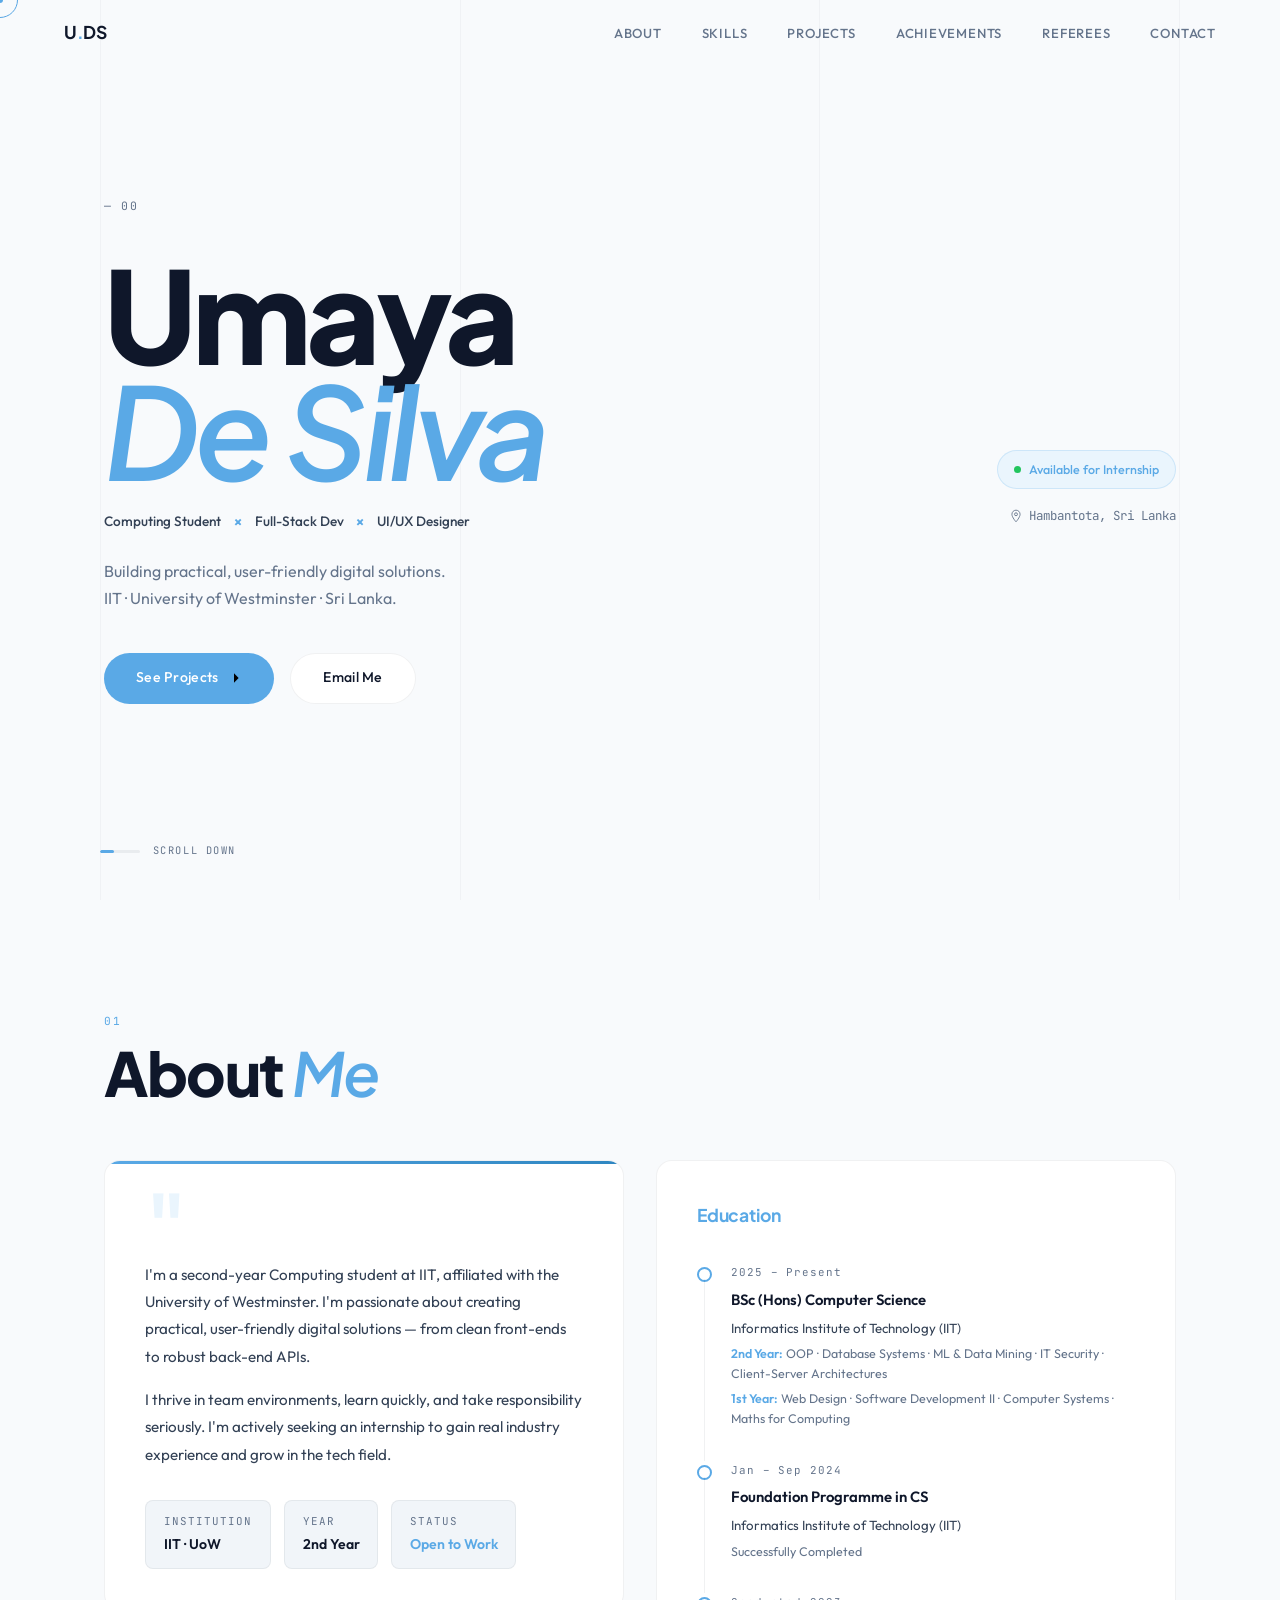
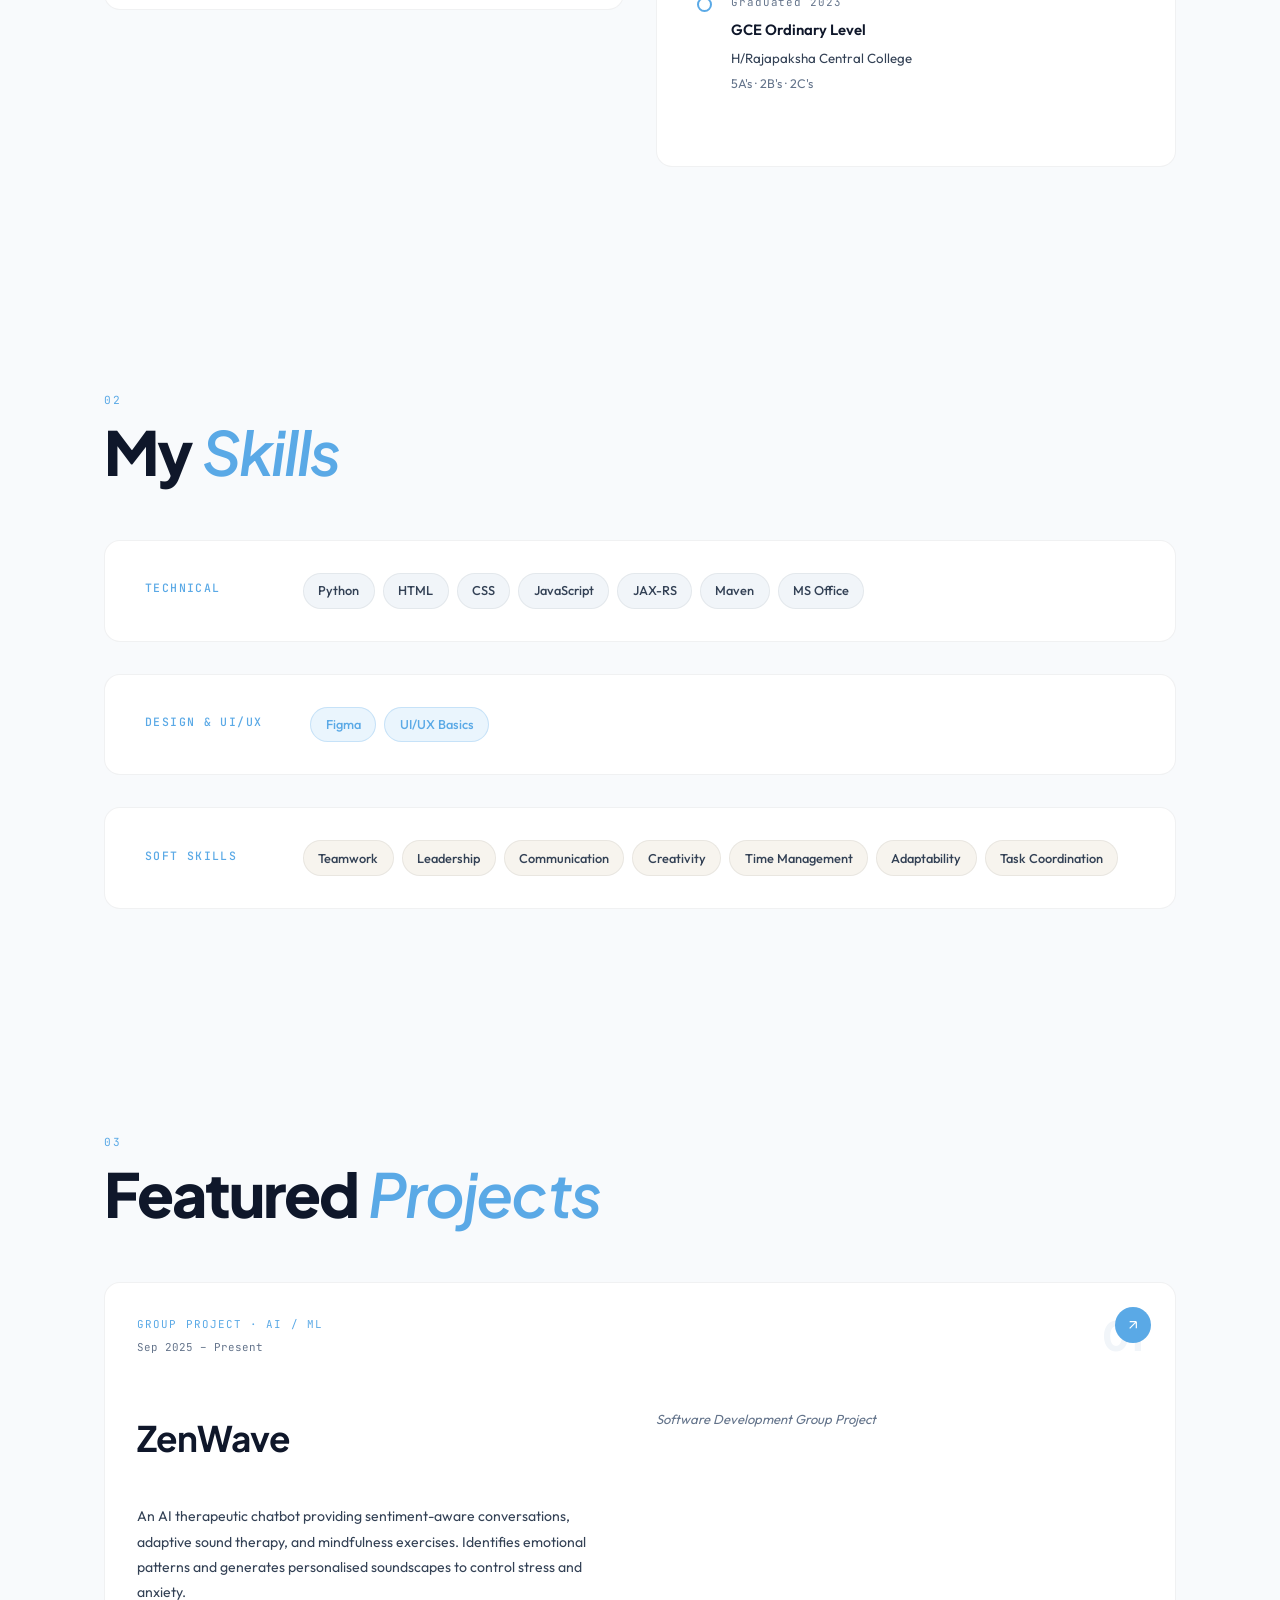
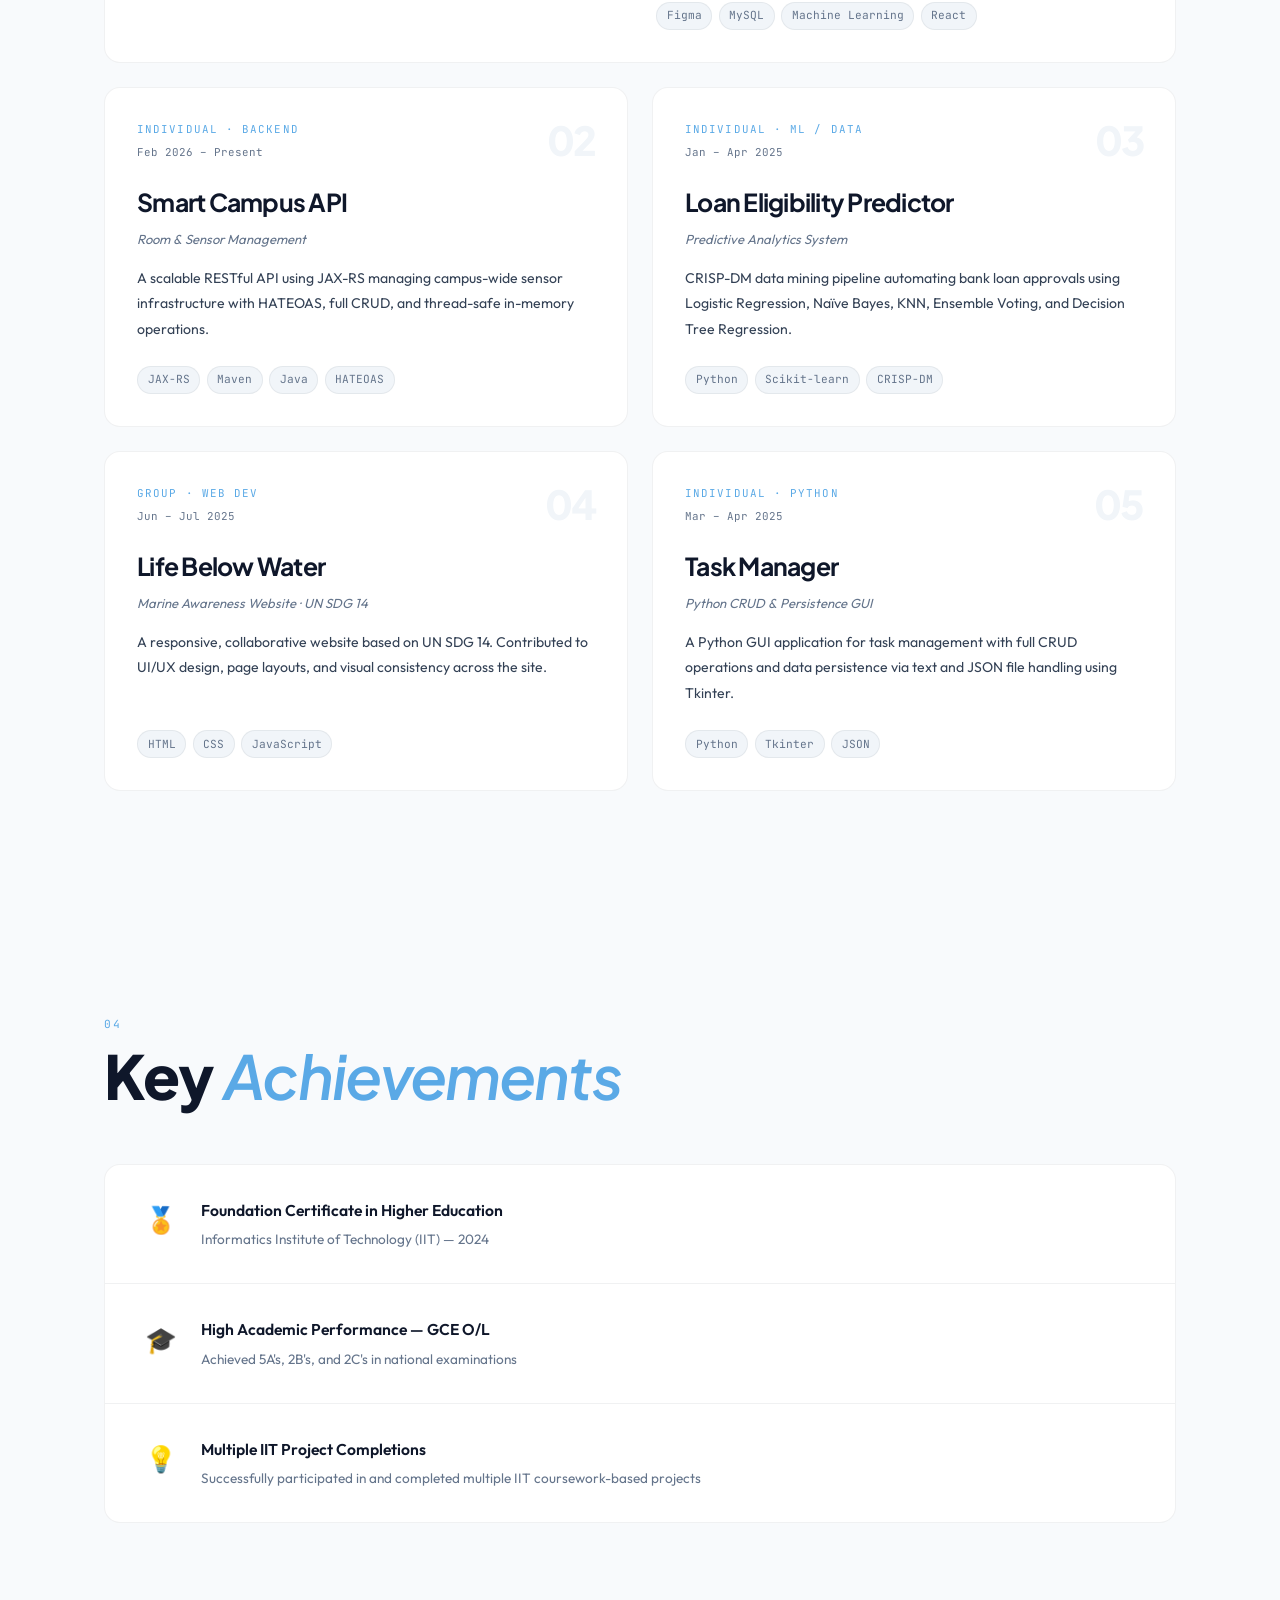
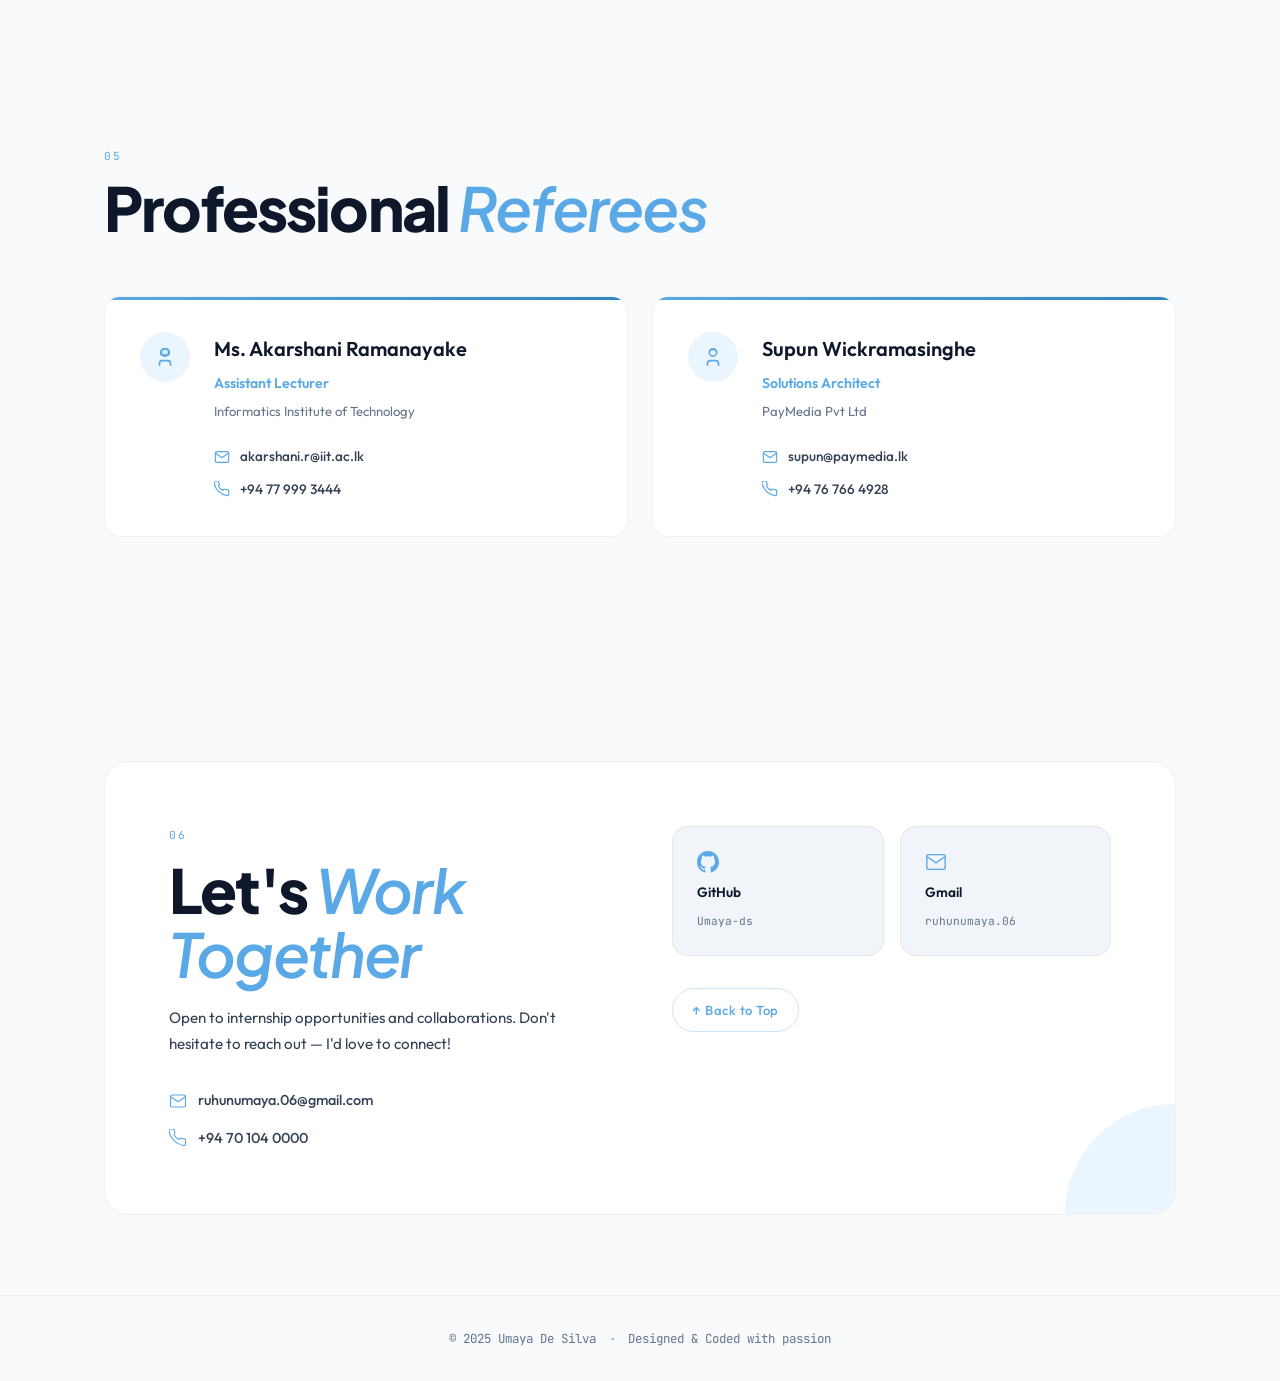
<file: index.html>
<!doctype html>
<html lang="en">
  <head>
    <meta charset="UTF-8" />
    <meta name="viewport" content="width=device-width, initial-scale=1.0" />
    <title>Umaya De Silva — Portfolio</title>
    <link rel="stylesheet" href="style.css" />
    <link rel="preconnect" href="https://fonts.googleapis.com" />
    <link rel="preconnect" href="https://fonts.gstatic.com" crossorigin />
    <link
      href="https://fonts.googleapis.com/css2?family=Plus+Jakarta+Sans:wght@400;500;600;700;800&family=Outfit:wght@300;400;500&family=JetBrains+Mono:wght@400;500&display=swap"
      rel="stylesheet"
    />
  </head>
  <body>
    <!-- CURSOR -->
    <div class="cursor" id="cursor"></div>
    <div class="cursor-dot" id="cursor-dot"></div>

    <!-- NAVBAR -->
    <nav id="navbar">
      <div class="nav-left">
        <span class="nav-logo">U<span class="accent">.</span>DS</span>
      </div>
      <ul class="nav-links" id="navLinks">
        <li><a href="#about" data-text="About">About</a></li>
        <li><a href="#skills" data-text="Skills">Skills</a></li>
        <li><a href="#projects" data-text="Projects">Projects</a></li>
        <li><a href="#achievements" data-text="Achievements">Achievements</a></li>
        <li><a href="#referees" data-text="Referees">Referees</a></li>
        <li><a href="#contact" data-text="Contact">Contact</a></li>
      </ul>
      <button class="hamburger" id="hamburger" aria-label="Menu">
        <span></span><span></span>
      </button>
    </nav>

    <!-- HERO -->
    <section id="hero">
      <div class="hero-lines">
        <div class="line"></div>
        <div class="line"></div>
        <div class="line"></div>
        <div class="line"></div>
      </div>
      <div class="hero-inner">
        <div class="hero-number">— 00</div>
        <div class="hero-text-block">
          <div class="hero-title-wrap">
            <h1 class="hero-title">
              <span class="word" style="--d: 0s">Umaya</span>
              <span class="word italic" style="--d: 0.12s">De Silva</span>
            </h1>
          </div>
          <div class="hero-tagline">
            <span class="tag-line" style="--d: 0.3s">Computing Student</span>
            <span class="divider">×</span>
            <span class="tag-line" style="--d: 0.4s">Full-Stack Dev</span>
            <span class="divider">×</span>
            <span class="tag-line" style="--d: 0.5s">UI/UX Designer</span>
          </div>
          <p class="hero-body" style="--d: 0.55s">
            Building practical, user-friendly digital solutions.<br />
            IIT · University of Westminster · Sri Lanka.
          </p>
          <div class="hero-actions" style="--d: 0.7s">
            <a href="#projects" class="pill-btn primary"
              >See Projects
              <svg viewBox="0 0 24 24"><path d="M5 12h14M12 5l7 7-7 7" /></svg
            ></a>
            <a href="mailto:ruhunumaya.06@gmail.com" class="pill-btn outline"
              >Email Me</a
            >
          </div>
        </div>
        <div class="hero-side">
          <div class="hero-status">
            <span class="status-dot"></span>
            Available for Internship
          </div>
          <div class="hero-location">
            <svg
              viewBox="0 0 24 24"
              fill="none"
              stroke="currentColor"
              stroke-width="1.5"
            >
              <path
                d="M12 2C8.13 2 5 5.13 5 9c0 5.25 7 13 7 13s7-7.75 7-13c0-3.87-3.13-7-7-7z"
              />
              <circle cx="12" cy="9" r="2.5" />
            </svg>
            Hambantota, Sri Lanka
          </div>
        </div>
      </div>
      <div class="hero-scroll">
        <div class="scroll-track"><div class="scroll-thumb"></div></div>
        <span>Scroll Down</span>
      </div>
    </section>

    <!-- ABOUT -->
    <section id="about">
      <div class="section-header">
        <span class="sec-num">01</span>
        <h2>About <em>Me</em></h2>
      </div>
      <div class="about-grid">
        <div class="about-card reveal">
          <div class="about-quote">"</div>
          <p>
            I'm a second-year Computing student at IIT, affiliated with the
            University of Westminster. I'm passionate about creating practical,
            user-friendly digital solutions — from clean front-ends to robust
            back-end APIs.
          </p>
          <p>
            I thrive in team environments, learn quickly, and take
            responsibility seriously. I'm actively seeking an internship to gain
            real industry experience and grow in the tech field.
          </p>
          <div class="about-meta-row">
            <div class="meta-chip">
              <span class="chip-label">Institution</span>
              <span class="chip-value">IIT · UoW</span>
            </div>
            <div class="meta-chip">
              <span class="chip-label">Year</span>
              <span class="chip-value">2nd Year</span>
            </div>
            <div class="meta-chip">
              <span class="chip-label">Status</span>
              <span class="chip-value accent">Open to Work</span>
            </div>
          </div>
        </div>
        <div class="edu-column reveal">
          <h3 class="col-title">Education</h3>
          <div class="timeline">
            <div class="tl-item">
              <div class="tl-dot"></div>
              <div class="tl-body">
                <div class="tl-period">2025 – Present</div>
                <strong>BSc (Hons) Computer Science</strong>
                <span>Informatics Institute of Technology (IIT)</span>
                <div class="tl-modules">
                  <em>2nd Year:</em> OOP · Database Systems · ML &amp; Data
                  Mining · IT Security · Client-Server Architectures
                </div>
                <div class="tl-modules">
                  <em>1st Year:</em> Web Design · Software Development II ·
                  Computer Systems · Maths for Computing
                </div>
              </div>
            </div>
            <div class="tl-item">
              <div class="tl-dot"></div>
              <div class="tl-body">
                <div class="tl-period">Jan – Sep 2024</div>
                <strong>Foundation Programme in CS</strong>
                <span>Informatics Institute of Technology (IIT)</span>
                <div class="tl-modules">Successfully Completed</div>
              </div>
            </div>
            <div class="tl-item">
              <div class="tl-dot"></div>
              <div class="tl-body">
                <div class="tl-period">Graduated 2023</div>
                <strong>GCE Ordinary Level</strong>
                <span>H/Rajapaksha Central College</span>
                <div class="tl-modules">5A's · 2B's · 2C's</div>
              </div>
            </div>
          </div>
        </div>
      </div>
    </section>

    <!-- SKILLS -->
    <section id="skills">
      <div class="section-header">
        <span class="sec-num">02</span>
        <h2>My <em>Skills</em></h2>
      </div>
      <div class="skills-wrapper">
        <div class="skill-group reveal">
          <div class="skill-group-label">Technical</div>
          <div class="skill-pills">
            <span class="sp">Python</span>
            <span class="sp">HTML</span>
            <span class="sp">CSS</span>
            <span class="sp">JavaScript</span>
            <span class="sp">JAX-RS</span>
            <span class="sp">Maven</span>
            <span class="sp">MS Office</span>
          </div>
        </div>
        <div class="skill-group reveal">
          <div class="skill-group-label">Design &amp; UI/UX</div>
          <div class="skill-pills">
            <span class="sp highlight">Figma</span>
            <span class="sp highlight">UI/UX Basics</span>
          </div>
        </div>
        <div class="skill-group reveal">
          <div class="skill-group-label">Soft Skills</div>
          <div class="skill-pills">
            <span class="sp soft">Teamwork</span>
            <span class="sp soft">Leadership</span>
            <span class="sp soft">Communication</span>
            <span class="sp soft">Creativity</span>
            <span class="sp soft">Time Management</span>
            <span class="sp soft">Adaptability</span>
            <span class="sp soft">Task Coordination</span>
          </div>
        </div>
      </div>
    </section>

    <!-- PROJECTS -->
    <section id="projects">
      <div class="section-header">
        <span class="sec-num">03</span>
        <h2>Featured <em>Projects</em></h2>
      </div>
      <div class="projects-grid">
        <!-- Featured -->
        <div class="proj-card big reveal">
          <div class="proj-top">
            <div class="proj-labels">
              <span class="proj-type">Group Project · AI / ML</span>
              <span class="proj-date">Sep 2025 – Present</span>
            </div>
            <div class="proj-num">01</div>
          </div>
          <h3>ZenWave</h3>
          <p class="proj-role">Software Development Group Project</p>
          <p class="proj-desc">
            An AI therapeutic chatbot providing sentiment-aware conversations,
            adaptive sound therapy, and mindfulness exercises. Identifies
            emotional patterns and generates personalised soundscapes to control
            stress and anxiety.
          </p>
          <div class="proj-stack">
            <span>Figma</span><span>MySQL</span><span>Machine Learning</span
            ><span>React</span>
          </div>
          <div class="proj-arrow">
            <svg
              viewBox="0 0 24 24"
              fill="none"
              stroke="currentColor"
              stroke-width="1.5"
            >
              <path d="M7 17L17 7M17 7H7M17 7v10" />
            </svg>
          </div>
        </div>

        <div class="proj-card reveal">
          <div class="proj-top">
            <div class="proj-labels">
              <span class="proj-type">Individual · Backend</span>
              <span class="proj-date">Feb 2026 – Present</span>
            </div>
            <div class="proj-num">02</div>
          </div>
          <h3>Smart Campus API</h3>
          <p class="proj-role">Room &amp; Sensor Management</p>
          <p class="proj-desc">
            A scalable RESTful API using JAX-RS managing campus-wide sensor
            infrastructure with HATEOAS, full CRUD, and thread-safe in-memory
            operations.
          </p>
          <div class="proj-stack">
            <span>JAX-RS</span><span>Maven</span><span>Java</span
            ><span>HATEOAS</span>
          </div>
        </div>

        <div class="proj-card reveal">
          <div class="proj-top">
            <div class="proj-labels">
              <span class="proj-type">Individual · ML / Data</span>
              <span class="proj-date">Jan – Apr 2025</span>
            </div>
            <div class="proj-num">03</div>
          </div>
          <h3>Loan Eligibility Predictor</h3>
          <p class="proj-role">Predictive Analytics System</p>
          <p class="proj-desc">
            CRISP-DM data mining pipeline automating bank loan approvals using
            Logistic Regression, Naïve Bayes, KNN, Ensemble Voting, and Decision
            Tree Regression.
          </p>
          <div class="proj-stack">
            <span>Python</span><span>Scikit-learn</span><span>CRISP-DM</span>
          </div>
        </div>

        <div class="proj-card reveal">
          <div class="proj-top">
            <div class="proj-labels">
              <span class="proj-type">Group · Web Dev</span>
              <span class="proj-date">Jun – Jul 2025</span>
            </div>
            <div class="proj-num">04</div>
          </div>
          <h3>Life Below Water</h3>
          <p class="proj-role">Marine Awareness Website · UN SDG 14</p>
          <p class="proj-desc">
            A responsive, collaborative website based on UN SDG 14. Contributed
            to UI/UX design, page layouts, and visual consistency across the
            site.
          </p>
          <div class="proj-stack">
            <span>HTML</span><span>CSS</span><span>JavaScript</span>
          </div>
        </div>

        <div class="proj-card reveal">
          <div class="proj-top">
            <div class="proj-labels">
              <span class="proj-type">Individual · Python</span>
              <span class="proj-date">Mar – Apr 2025</span>
            </div>
            <div class="proj-num">05</div>
          </div>
          <h3>Task Manager</h3>
          <p class="proj-role">Python CRUD &amp; Persistence GUI</p>
          <p class="proj-desc">
            A Python GUI application for task management with full CRUD
            operations and data persistence via text and JSON file handling
            using Tkinter.
          </p>
          <div class="proj-stack">
            <span>Python</span><span>Tkinter</span><span>JSON</span>
          </div>
        </div>
      </div>
    </section>

    <!-- ACHIEVEMENTS -->
    <section id="achievements">
      <div class="section-header">
        <span class="sec-num">04</span>
        <h2>Key <em>Achievements</em></h2>
      </div>
      <div class="ach-list reveal">
        <div class="ach-item">
          <span class="ach-icon">🏅</span>
          <div>
            <strong>Foundation Certificate in Higher Education</strong>
            <p>Informatics Institute of Technology (IIT) — 2024</p>
          </div>
        </div>
        <div class="ach-item">
          <span class="ach-icon">🎓</span>
          <div>
            <strong>High Academic Performance — GCE O/L</strong>
            <p>Achieved 5A's, 2B's, and 2C's in national examinations</p>
          </div>
        </div>
        <div class="ach-item">
          <span class="ach-icon">💡</span>
          <div>
            <strong>Multiple IIT Project Completions</strong>
            <p>
              Successfully participated in and completed multiple IIT
              coursework-based projects
            </p>
          </div>
        </div>
      </div>
    </section>

    <!-- REFEREES -->
    <section id="referees">
      <div class="section-header">
        <span class="sec-num">05</span>
        <h2>Professional <em>Referees</em></h2>
      </div>
      <div class="referees-grid reveal">
        <div class="ref-card">
          <div class="ref-icon female">
            <svg viewBox="0 0 24 24" fill="none" stroke="currentColor" stroke-width="1.8" stroke-linecap="round" stroke-linejoin="round">
              <path d="M18 21v-2a3 3 0 0 0-3-3H9a3 3 0 0 0-3 3v2" />
              <circle cx="12" cy="7" r="4" />
              <path d="M7.5 7c0-3 2-4 4.5-4s4.5 1 4.5 4v1c0 1.5-1 2-1 2H8.5s-1-.5-1-2V7z" fill="currentColor" fill-opacity="0.1" />
            </svg>
          </div>
          <div class="ref-info">
            <h3>Ms. Akarshani Ramanayake</h3>
            <p class="ref-title">Assistant Lecturer</p>
            <p class="ref-inst">Informatics Institute of Technology</p>
            <div class="ref-contact">
              <a href="mailto:akarshani.r@iit.ac.lk" class="ref-link">
                <svg viewBox="0 0 24 24" fill="none" stroke="currentColor" stroke-width="1.5">
                  <path d="M4 4h16c1.1 0 2 .9 2 2v12c0 1.1-.9 2-2 2H4c-1.1 0-2-.9-2-2V6c0-1.1.9-2 2-2z"/>
                  <polyline points="22,6 12,13 2,6"/>
                </svg>
                akarshani.r@iit.ac.lk
              </a>
              <a href="tel:+94779993444" class="ref-link">
                <svg viewBox="0 0 24 24" fill="none" stroke="currentColor" stroke-width="1.5">
                  <path d="M22 16.92v3a2 2 0 01-2.18 2 19.79 19.79 0 01-8.63-3.07A19.5 19.5 0 013.07 10.8a19.79 19.79 0 01-3.07-8.67A2 2 0 012 0h3a2 2 0 012 1.72c.127.96.361 1.903.7 2.81a2 2 0 01-.45 2.11L6.91 7.91a16 16 0 006.16 6.16l1.27-1.27a2 2 0 012.11-.45c.907.339 1.85.573 2.81.7A2 2 0 0122 14.92z"/>
                </svg>
                +94 77 999 3444
              </a>
            </div>
          </div>
        </div>
        <div class="ref-card">
          <div class="ref-icon male">
            <svg viewBox="0 0 24 24" fill="none" stroke="currentColor" stroke-width="1.8" stroke-linecap="round" stroke-linejoin="round">
              <path d="M18 21v-2a3 3 0 0 0-3-3H9a3 3 0 0 0-3 3v2" />
              <circle cx="12" cy="7" r="4" />
              <path d="M9 5c.5-.8 1.5-1.2 3-1.2s2.5.4 3 1.2" />
            </svg>
          </div>
          <div class="ref-info">
            <h3>Supun Wickramasinghe</h3>
            <p class="ref-title">Solutions Architect</p>
            <p class="ref-inst">PayMedia Pvt Ltd</p>
            <div class="ref-contact">
              <a href="mailto:supun@paymedia.lk" class="ref-link">
                <svg viewBox="0 0 24 24" fill="none" stroke="currentColor" stroke-width="1.5">
                  <path d="M4 4h16c1.1 0 2 .9 2 2v12c0 1.1-.9 2-2 2H4c-1.1 0-2-.9-2-2V6c0-1.1.9-2 2-2z"/>
                  <polyline points="22,6 12,13 2,6"/>
                </svg>
                supun@paymedia.lk
              </a>
              <a href="tel:+94767664928" class="ref-link">
                <svg viewBox="0 0 24 24" fill="none" stroke="currentColor" stroke-width="1.5">
                  <path d="M22 16.92v3a2 2 0 01-2.18 2 19.79 19.79 0 01-8.63-3.07A19.5 19.5 0 013.07 10.8a19.79 19.79 0 01-3.07-8.67A2 2 0 012 0h3a2 2 0 012 1.72c.127.96.361 1.903.7 2.81a2 2 0 01-.45 2.11L6.91 7.91a16 16 0 006.16 6.16l1.27-1.27a2 2 0 012.11-.45c.907.339 1.85.573 2.81.7A2 2 0 0122 14.92z"/>
                </svg>
                +94 76 766 4928
              </a>
            </div>
          </div>
        </div>
      </div>
    </section>

    <!-- CONTACT -->
    <section id="contact">
      <div class="contact-wrap">
        <div class="contact-left reveal">
          <span class="sec-num">06</span>
          <h2>Let's <em>Work Together</em></h2>
          <p>
            Open to internship opportunities and collaborations. Don't hesitate
            to reach out — I'd love to connect!
          </p>
          <div class="contact-detail">
            <a href="mailto:ruhunumaya.06@gmail.com" class="contact-link">
              <svg
                viewBox="0 0 24 24"
                fill="none"
                stroke="currentColor"
                stroke-width="1.5"
              >
                <path
                  d="M4 4h16c1.1 0 2 .9 2 2v12c0 1.1-.9 2-2 2H4c-1.1 0-2-.9-2-2V6c0-1.1.9-2 2-2z"
                />
                <polyline points="22,6 12,13 2,6" />
              </svg>
              ruhunumaya.06@gmail.com
            </a>
            <a href="tel:+94701040000" class="contact-link">
              <svg
                viewBox="0 0 24 24"
                fill="none"
                stroke="currentColor"
                stroke-width="1.5"
              >
                <path
                  d="M22 16.92v3a2 2 0 01-2.18 2 19.79 19.79 0 01-8.63-3.07A19.5 19.5 0 013.07 10.8a19.79 19.79 0 01-3.07-8.67A2 2 0 012 0h3a2 2 0 012 1.72c.127.96.361 1.903.7 2.81a2 2 0 01-.45 2.11L6.91 7.91a16 16 0 006.16 6.16l1.27-1.27a2 2 0 012.11-.45c.907.339 1.85.573 2.81.7A2 2 0 0122 14.92z"
                />
              </svg>
              +94 70 104 0000
            </a>
          </div>
        </div>
        <div class="contact-right reveal">
          <div class="social-grid">
            <a
              href="https://github.com/shashindi20232852-dot"
              target="_blank"
              class="soc-card"
            >
              <svg viewBox="0 0 24 24" fill="currentColor">
                <path
                  d="M12 0C5.374 0 0 5.373 0 12c0 5.302 3.438 9.8 8.207 11.387.599.111.793-.261.793-.577v-2.234c-3.338.726-4.033-1.416-4.033-1.416-.546-1.387-1.333-1.756-1.333-1.756-1.089-.745.083-.729.083-.729 1.205.084 1.839 1.237 1.839 1.237 1.07 1.834 2.807 1.304 3.492.997.107-.775.418-1.305.762-1.604-2.665-.305-5.467-1.334-5.467-5.931 0-1.311.469-2.381 1.236-3.221-.124-.303-.535-1.524.117-3.176 0 0 1.008-.322 3.301 1.23A11.509 11.509 0 0112 5.803c1.02.005 2.047.138 3.006.404 2.291-1.552 3.297-1.23 3.297-1.23.653 1.653.242 2.874.118 3.176.77.84 1.235 1.911 1.235 3.221 0 4.609-2.807 5.624-5.479 5.921.43.372.823 1.102.823 2.222v3.293c0 .319.192.694.801.576C20.566 21.797 24 17.3 24 12c0-6.627-5.373-12-12-12z"
                />
              </svg>
              <span class="soc-name">GitHub</span>
              <span class="soc-handle">Umaya-ds</span>
            </a>
            <a href="mailto:ruhunumaya.06@gmail.com" class="soc-card">
              <svg
                viewBox="0 0 24 24"
                fill="none"
                stroke="currentColor"
                stroke-width="1.5"
              >
                <path
                  d="M4 4h16c1.1 0 2 .9 2 2v12c0 1.1-.9 2-2 2H4c-1.1 0-2-.9-2-2V6c0-1.1.9-2 2-2z"
                />
                <polyline points="22,6 12,13 2,6" />
              </svg>
              <span class="soc-name">Gmail</span>
              <span class="soc-handle">ruhunumaya.06</span>
            </a>
          </div>
          <a href="#hero" class="back-top">↑ Back to Top</a>
        </div>
      </div>
    </section>

    <!-- FOOTER -->
    <footer>
      <span>© 2025 Umaya De Silva</span>
      <span class="footer-dot">·</span>
      <span>Designed &amp; Coded with passion</span>
    </footer>

    <script src="script.js"></script>
  </body>
</html>
</file>
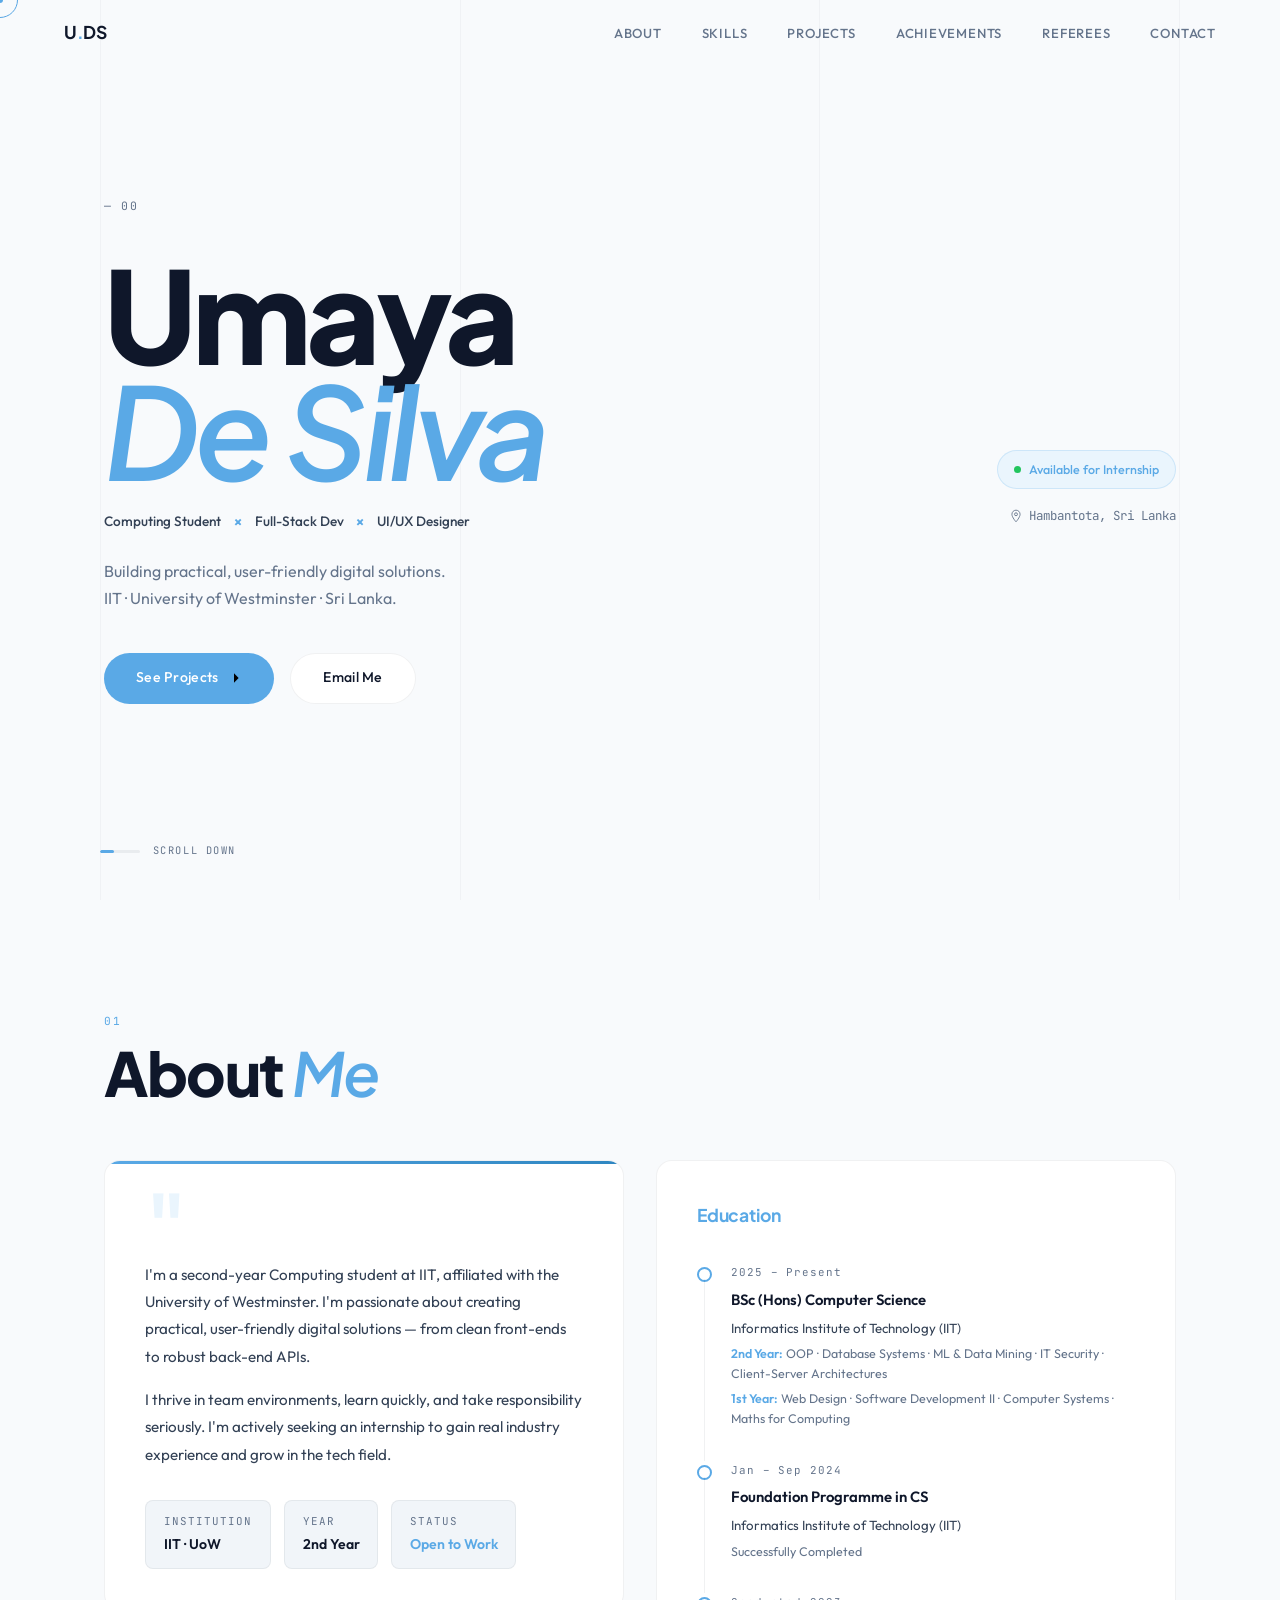
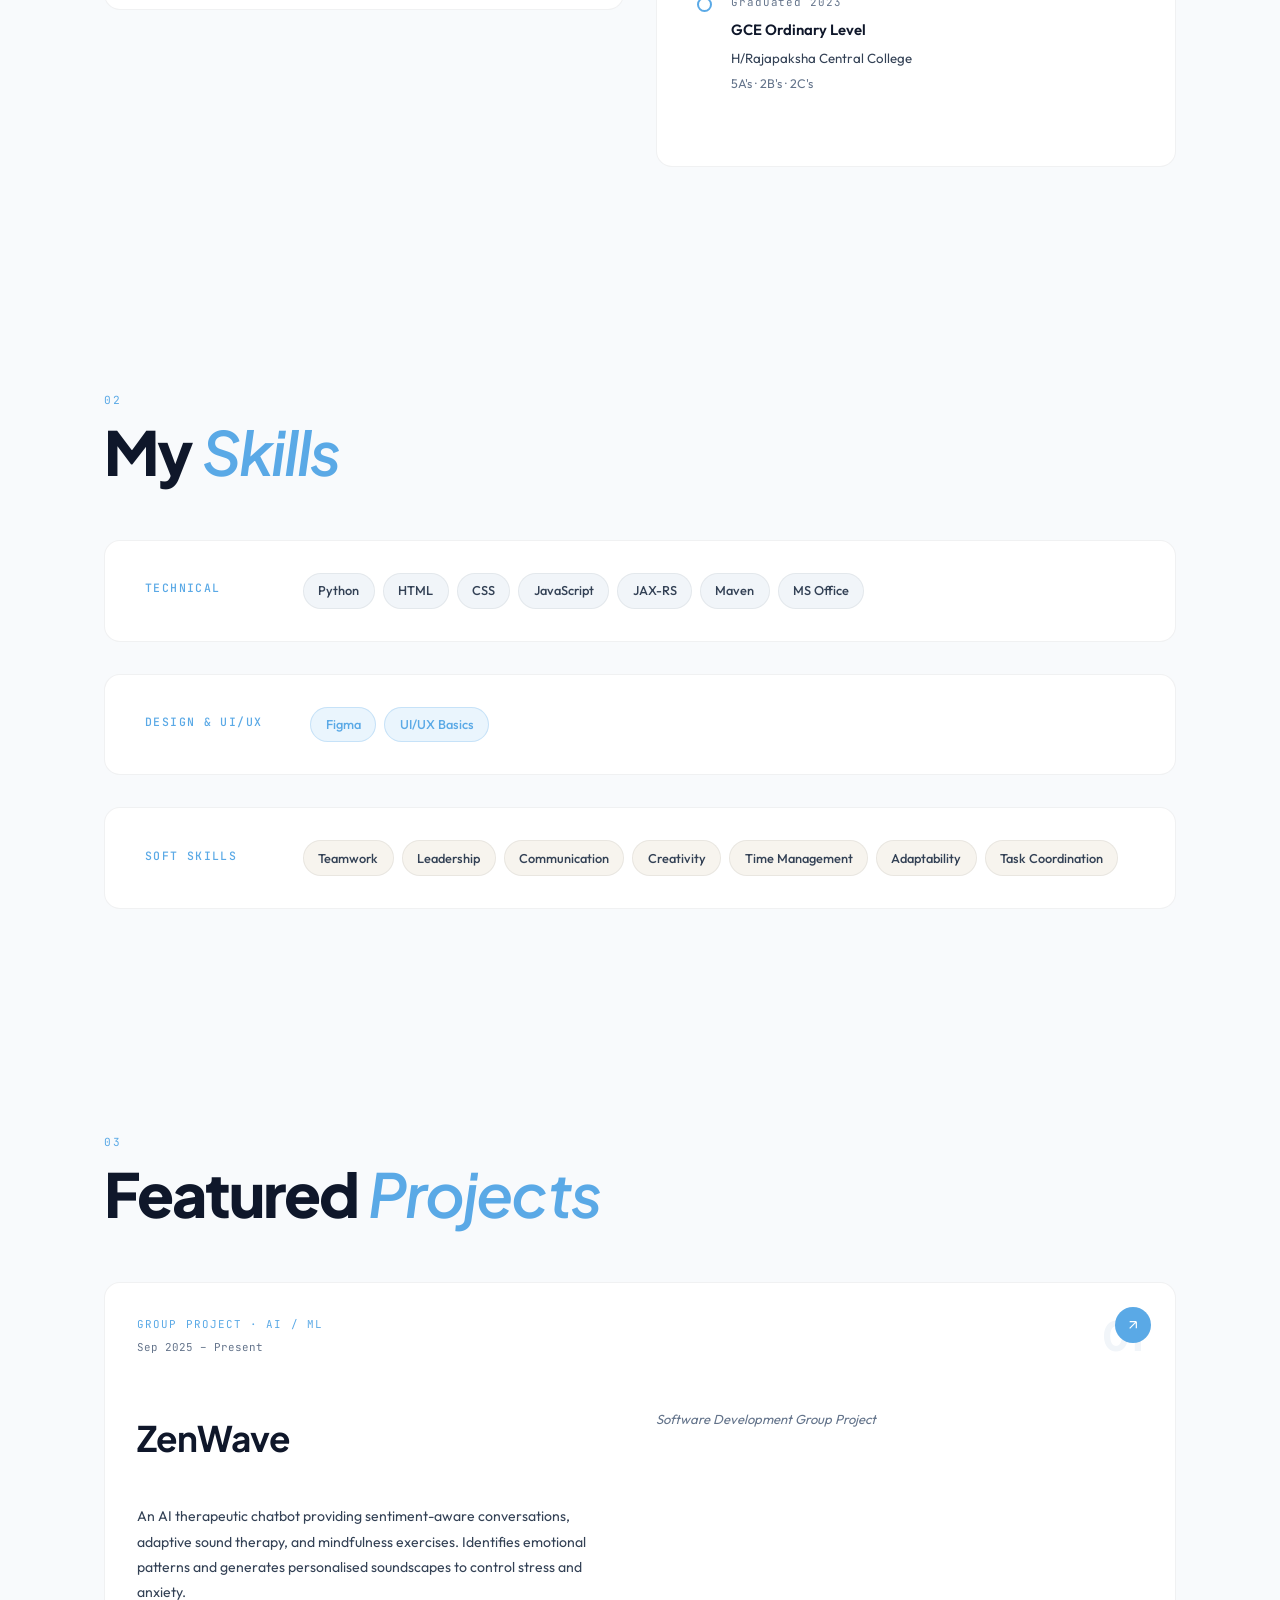
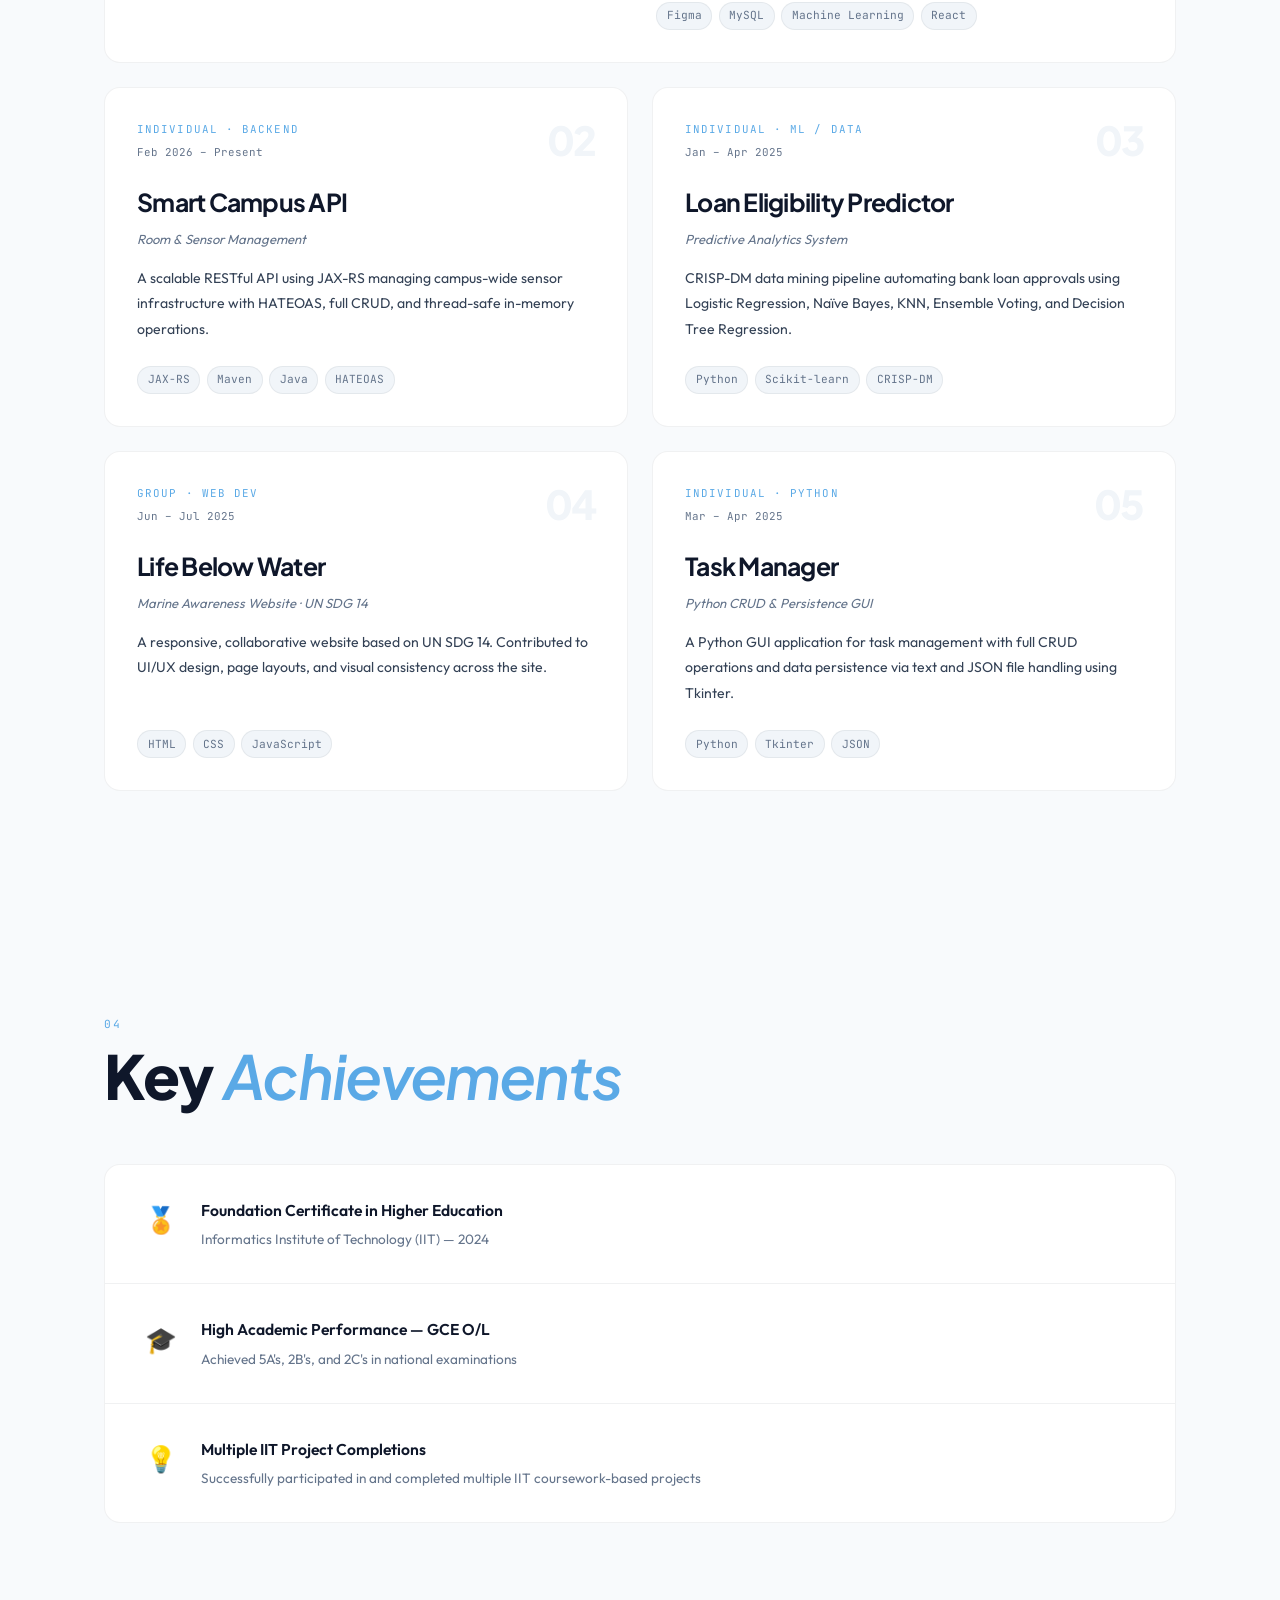
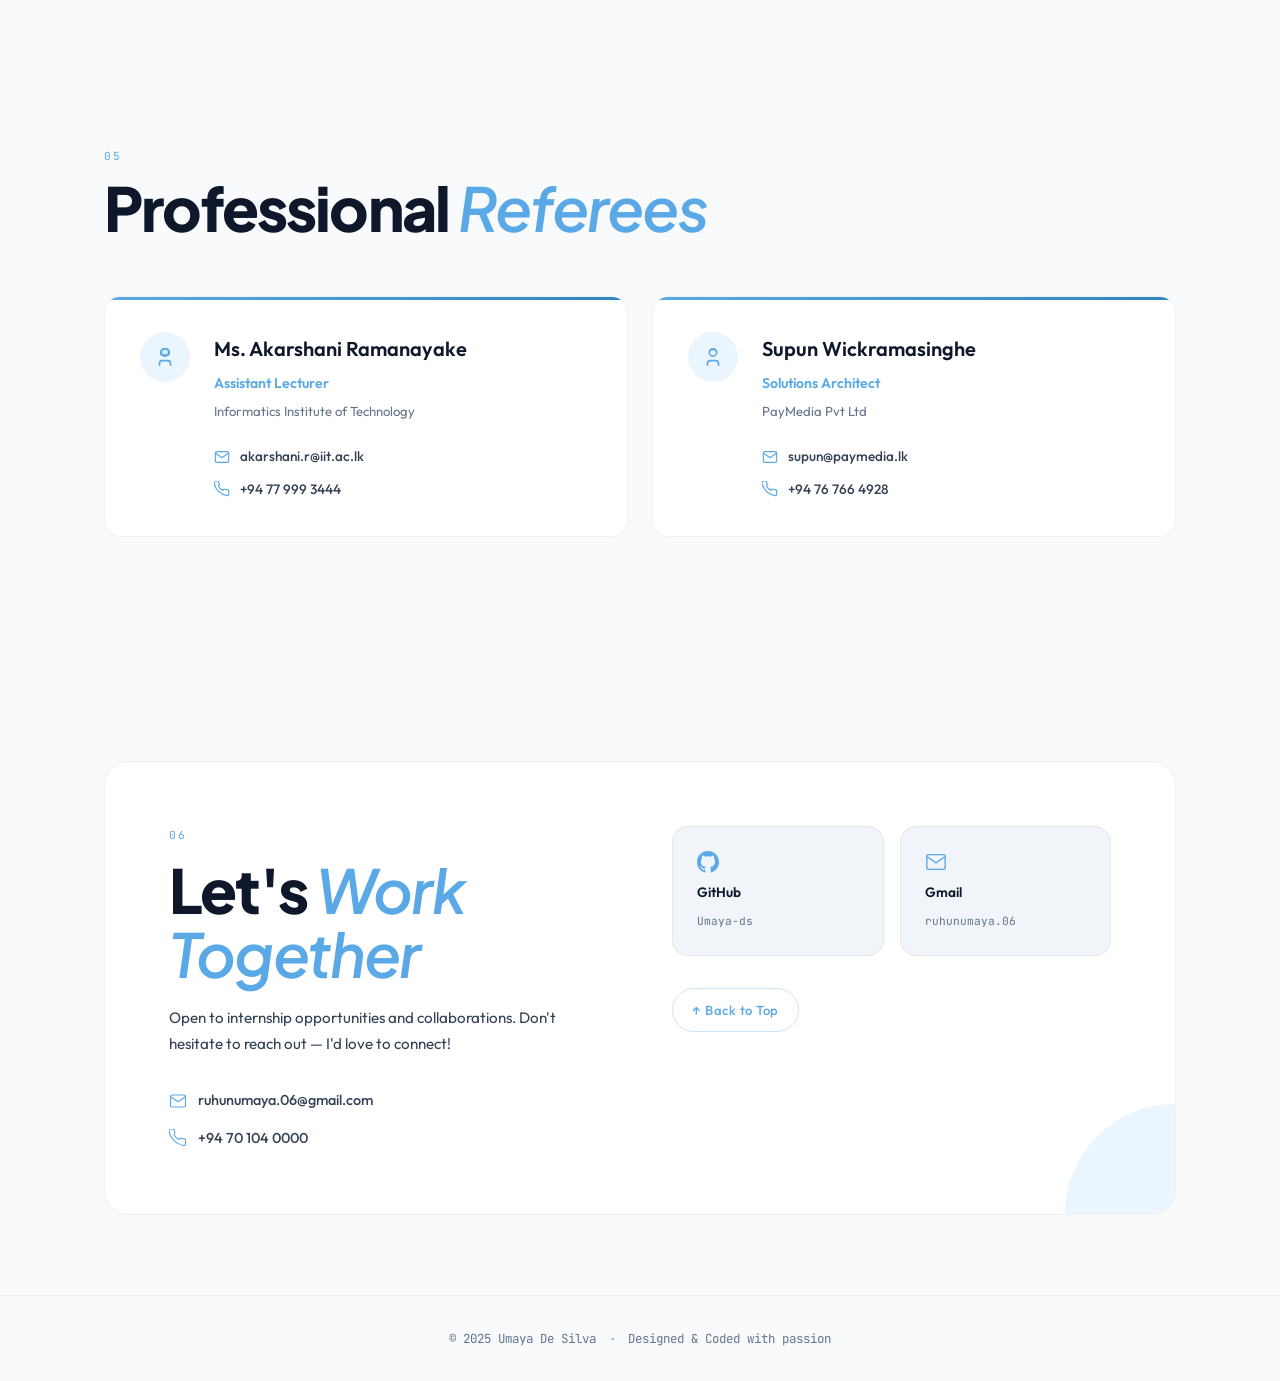
<file: umaya-portfolio/index.html>
<!doctype html>
<html lang="en">
  <head>
    <meta charset="UTF-8" />
    <meta name="viewport" content="width=device-width, initial-scale=1.0" />
    <title>Umaya De Silva — Portfolio</title>
    <link rel="stylesheet" href="style.css" />
    <link rel="preconnect" href="https://fonts.googleapis.com" />
    <link rel="preconnect" href="https://fonts.gstatic.com" crossorigin />
    <link
      href="https://fonts.googleapis.com/css2?family=Plus+Jakarta+Sans:wght@400;500;600;700;800&family=Outfit:wght@300;400;500&family=JetBrains+Mono:wght@400;500&display=swap"
      rel="stylesheet"
    />
  </head>
  <body>
    <!-- CURSOR -->
    <div class="cursor" id="cursor"></div>
    <div class="cursor-dot" id="cursor-dot"></div>

    <!-- NAVBAR -->
    <nav id="navbar">
      <div class="nav-left">
        <span class="nav-logo">U<span class="accent">.</span>DS</span>
      </div>
      <ul class="nav-links" id="navLinks">
        <li><a href="#about" data-text="About">About</a></li>
        <li><a href="#skills" data-text="Skills">Skills</a></li>
        <li><a href="#projects" data-text="Projects">Projects</a></li>
        <li>
          <a href="#achievements" data-text="Achievements">Achievements</a>
        </li>
        <li><a href="#referees" data-text="Referees">Referees</a></li>
        <li><a href="#contact" data-text="Contact">Contact</a></li>
      </ul>
      <button class="hamburger" id="hamburger" aria-label="Menu">
        <span></span><span></span>
      </button>
    </nav>

    <!-- HERO -->
    <section id="hero">
      <div class="hero-lines">
        <div class="line"></div>
        <div class="line"></div>
        <div class="line"></div>
        <div class="line"></div>
      </div>
      <div class="hero-inner">
        <div class="hero-number">— 00</div>
        <div class="hero-text-block">
          <div class="hero-title-wrap">
            <h1 class="hero-title">
              <span class="word" style="--d: 0s">Umaya</span>
              <span class="word italic" style="--d: 0.12s">De Silva</span>
            </h1>
          </div>
          <div class="hero-tagline">
            <span class="tag-line" style="--d: 0.3s">Computing Student</span>
            <span class="divider">×</span>
            <span class="tag-line" style="--d: 0.4s">Full-Stack Dev</span>
            <span class="divider">×</span>
            <span class="tag-line" style="--d: 0.5s">UI/UX Designer</span>
          </div>
          <p class="hero-body" style="--d: 0.55s">
            Building practical, user-friendly digital solutions.<br />
            IIT · University of Westminster · Sri Lanka.
          </p>
          <div class="hero-actions" style="--d: 0.7s">
            <a href="#projects" class="pill-btn primary"
              >See Projects
              <svg viewBox="0 0 24 24"><path d="M5 12h14M12 5l7 7-7 7" /></svg
            ></a>
            <a href="mailto:ruhunumaya.06@gmail.com" class="pill-btn outline"
              >Email Me</a
            >
          </div>
        </div>
        <div class="hero-side">
          <div class="hero-status">
            <span class="status-dot"></span>
            Available for Internship
          </div>
          <div class="hero-location">
            <svg
              viewBox="0 0 24 24"
              fill="none"
              stroke="currentColor"
              stroke-width="1.5"
            >
              <path
                d="M12 2C8.13 2 5 5.13 5 9c0 5.25 7 13 7 13s7-7.75 7-13c0-3.87-3.13-7-7-7z"
              />
              <circle cx="12" cy="9" r="2.5" />
            </svg>
            Hambantota, Sri Lanka
          </div>
        </div>
      </div>
      <div class="hero-scroll">
        <div class="scroll-track"><div class="scroll-thumb"></div></div>
        <span>Scroll Down</span>
      </div>
    </section>

    <!-- ABOUT -->
    <section id="about">
      <div class="section-header">
        <span class="sec-num">01</span>
        <h2>About <em>Me</em></h2>
      </div>
      <div class="about-grid">
        <div class="about-card reveal">
          <div class="about-quote">"</div>
          <p>
            I'm a second-year Computing student at IIT, affiliated with the
            University of Westminster. I'm passionate about creating practical,
            user-friendly digital solutions — from clean front-ends to robust
            back-end APIs.
          </p>
          <p>
            I thrive in team environments, learn quickly, and take
            responsibility seriously. I'm actively seeking an internship to gain
            real industry experience and grow in the tech field.
          </p>
          <div class="about-meta-row">
            <div class="meta-chip">
              <span class="chip-label">Institution</span>
              <span class="chip-value">IIT · UoW</span>
            </div>
            <div class="meta-chip">
              <span class="chip-label">Year</span>
              <span class="chip-value">2nd Year</span>
            </div>
            <div class="meta-chip">
              <span class="chip-label">Status</span>
              <span class="chip-value accent">Open to Work</span>
            </div>
          </div>
        </div>
        <div class="edu-column reveal">
          <h3 class="col-title">Education</h3>
          <div class="timeline">
            <div class="tl-item">
              <div class="tl-dot"></div>
              <div class="tl-body">
                <div class="tl-period">2025 – Present</div>
                <strong>BSc (Hons) Computer Science</strong>
                <span>Informatics Institute of Technology (IIT)</span>
                <div class="tl-modules">
                  <em>2nd Year:</em> OOP · Database Systems · ML &amp; Data
                  Mining · IT Security · Client-Server Architectures
                </div>
                <div class="tl-modules">
                  <em>1st Year:</em> Web Design · Software Development II ·
                  Computer Systems · Maths for Computing
                </div>
              </div>
            </div>
            <div class="tl-item">
              <div class="tl-dot"></div>
              <div class="tl-body">
                <div class="tl-period">Jan – Sep 2024</div>
                <strong>Foundation Programme in CS</strong>
                <span>Informatics Institute of Technology (IIT)</span>
                <div class="tl-modules">Successfully Completed</div>
              </div>
            </div>
            <div class="tl-item">
              <div class="tl-dot"></div>
              <div class="tl-body">
                <div class="tl-period">Graduated 2023</div>
                <strong>GCE Ordinary Level</strong>
                <span>H/Rajapaksha Central College</span>
                <div class="tl-modules">5A's · 2B's · 2C's</div>
              </div>
            </div>
          </div>
        </div>
      </div>
    </section>

    <!-- SKILLS -->
    <section id="skills">
      <div class="section-header">
        <span class="sec-num">02</span>
        <h2>My <em>Skills</em></h2>
      </div>
      <div class="skills-wrapper">
        <div class="skill-group reveal">
          <div class="skill-group-label">Technical</div>
          <div class="skill-pills">
            <span class="sp">Python</span>
            <span class="sp">HTML</span>
            <span class="sp">CSS</span>
            <span class="sp">JavaScript</span>
            <span class="sp">JAX-RS</span>
            <span class="sp">Maven</span>
            <span class="sp">MS Office</span>
          </div>
        </div>
        <div class="skill-group reveal">
          <div class="skill-group-label">Design &amp; UI/UX</div>
          <div class="skill-pills">
            <span class="sp highlight">Figma</span>
            <span class="sp highlight">UI/UX Basics</span>
          </div>
        </div>
        <div class="skill-group reveal">
          <div class="skill-group-label">Soft Skills</div>
          <div class="skill-pills">
            <span class="sp soft">Teamwork</span>
            <span class="sp soft">Leadership</span>
            <span class="sp soft">Communication</span>
            <span class="sp soft">Creativity</span>
            <span class="sp soft">Time Management</span>
            <span class="sp soft">Adaptability</span>
            <span class="sp soft">Task Coordination</span>
          </div>
        </div>
      </div>
    </section>

    <!-- PROJECTS -->
    <section id="projects">
      <div class="section-header">
        <span class="sec-num">03</span>
        <h2>Featured <em>Projects</em></h2>
      </div>
      <div class="projects-grid">
        <!-- Featured -->
        <div class="proj-card big reveal">
          <div class="proj-top">
            <div class="proj-labels">
              <span class="proj-type">Group Project · AI / ML</span>
              <span class="proj-date">Sep 2025 – Present</span>
            </div>
            <div class="proj-num">01</div>
          </div>
          <h3>ZenWave</h3>
          <p class="proj-role">Software Development Group Project</p>
          <p class="proj-desc">
            An AI therapeutic chatbot providing sentiment-aware conversations,
            adaptive sound therapy, and mindfulness exercises. Identifies
            emotional patterns and generates personalised soundscapes to control
            stress and anxiety.
          </p>
          <div class="proj-stack">
            <span>Figma</span><span>MySQL</span><span>Machine Learning</span
            ><span>React</span>
          </div>
          <div class="proj-arrow">
            <svg
              viewBox="0 0 24 24"
              fill="none"
              stroke="currentColor"
              stroke-width="1.5"
            >
              <path d="M7 17L17 7M17 7H7M17 7v10" />
            </svg>
          </div>
        </div>

        <div class="proj-card reveal">
          <div class="proj-top">
            <div class="proj-labels">
              <span class="proj-type">Individual · Backend</span>
              <span class="proj-date">Feb 2026 – Present</span>
            </div>
            <div class="proj-num">02</div>
          </div>
          <h3>Smart Campus API</h3>
          <p class="proj-role">Room &amp; Sensor Management</p>
          <p class="proj-desc">
            A scalable RESTful API using JAX-RS managing campus-wide sensor
            infrastructure with HATEOAS, full CRUD, and thread-safe in-memory
            operations.
          </p>
          <div class="proj-stack">
            <span>JAX-RS</span><span>Maven</span><span>Java</span
            ><span>HATEOAS</span>
          </div>
        </div>

        <div class="proj-card reveal">
          <div class="proj-top">
            <div class="proj-labels">
              <span class="proj-type">Individual · ML / Data</span>
              <span class="proj-date">Jan – Apr 2025</span>
            </div>
            <div class="proj-num">03</div>
          </div>
          <h3>Loan Eligibility Predictor</h3>
          <p class="proj-role">Predictive Analytics System</p>
          <p class="proj-desc">
            CRISP-DM data mining pipeline automating bank loan approvals using
            Logistic Regression, Naïve Bayes, KNN, Ensemble Voting, and Decision
            Tree Regression.
          </p>
          <div class="proj-stack">
            <span>Python</span><span>Scikit-learn</span><span>CRISP-DM</span>
          </div>
        </div>

        <div class="proj-card reveal">
          <div class="proj-top">
            <div class="proj-labels">
              <span class="proj-type">Group · Web Dev</span>
              <span class="proj-date">Jun – Jul 2025</span>
            </div>
            <div class="proj-num">04</div>
          </div>
          <h3>Life Below Water</h3>
          <p class="proj-role">Marine Awareness Website · UN SDG 14</p>
          <p class="proj-desc">
            A responsive, collaborative website based on UN SDG 14. Contributed
            to UI/UX design, page layouts, and visual consistency across the
            site.
          </p>
          <div class="proj-stack">
            <span>HTML</span><span>CSS</span><span>JavaScript</span>
          </div>
        </div>

        <div class="proj-card reveal">
          <div class="proj-top">
            <div class="proj-labels">
              <span class="proj-type">Individual · Python</span>
              <span class="proj-date">Mar – Apr 2025</span>
            </div>
            <div class="proj-num">05</div>
          </div>
          <h3>Task Manager</h3>
          <p class="proj-role">Python CRUD &amp; Persistence GUI</p>
          <p class="proj-desc">
            A Python GUI application for task management with full CRUD
            operations and data persistence via text and JSON file handling
            using Tkinter.
          </p>
          <div class="proj-stack">
            <span>Python</span><span>Tkinter</span><span>JSON</span>
          </div>
        </div>
      </div>
    </section>

    <!-- ACHIEVEMENTS -->
    <section id="achievements">
      <div class="section-header">
        <span class="sec-num">04</span>
        <h2>Key <em>Achievements</em></h2>
      </div>
      <div class="ach-list reveal">
        <div class="ach-item">
          <span class="ach-icon">🏅</span>
          <div>
            <strong>Foundation Certificate in Higher Education</strong>
            <p>Informatics Institute of Technology (IIT) — 2024</p>
          </div>
        </div>
        <div class="ach-item">
          <span class="ach-icon">🎓</span>
          <div>
            <strong>High Academic Performance — GCE O/L</strong>
            <p>Achieved 5A's, 2B's, and 2C's in national examinations</p>
          </div>
        </div>
        <div class="ach-item">
          <span class="ach-icon">💡</span>
          <div>
            <strong>Multiple IIT Project Completions</strong>
            <p>
              Successfully participated in and completed multiple IIT
              coursework-based projects
            </p>
          </div>
        </div>
      </div>
    </section>

    <!-- REFEREES -->
    <section id="referees">
      <div class="section-header">
        <span class="sec-num">05</span>
        <h2>Professional <em>Referees</em></h2>
      </div>
      <div class="referees-grid reveal">
        <div class="ref-card">
          <div class="ref-icon female">
            <svg
              viewBox="0 0 24 24"
              fill="none"
              stroke="currentColor"
              stroke-width="1.8"
              stroke-linecap="round"
              stroke-linejoin="round"
            >
              <path d="M18 21v-2a3 3 0 0 0-3-3H9a3 3 0 0 0-3 3v2" />
              <circle cx="12" cy="7" r="4" />
              <path
                d="M7.5 7c0-3 2-4 4.5-4s4.5 1 4.5 4v1c0 1.5-1 2-1 2H8.5s-1-.5-1-2V7z"
                fill="currentColor"
                fill-opacity="0.1"
              />
            </svg>
          </div>
          <div class="ref-info">
            <h3>Ms. Akarshani Ramanayake</h3>
            <p class="ref-title">Assistant Lecturer</p>
            <p class="ref-inst">Informatics Institute of Technology</p>
            <div class="ref-contact">
              <a href="mailto:akarshani.r@iit.ac.lk" class="ref-link">
                <svg
                  viewBox="0 0 24 24"
                  fill="none"
                  stroke="currentColor"
                  stroke-width="1.5"
                >
                  <path
                    d="M4 4h16c1.1 0 2 .9 2 2v12c0 1.1-.9 2-2 2H4c-1.1 0-2-.9-2-2V6c0-1.1.9-2 2-2z"
                  />
                  <polyline points="22,6 12,13 2,6" />
                </svg>
                akarshani.r@iit.ac.lk
              </a>
              <a href="tel:+94779993444" class="ref-link">
                <svg
                  viewBox="0 0 24 24"
                  fill="none"
                  stroke="currentColor"
                  stroke-width="1.5"
                >
                  <path
                    d="M22 16.92v3a2 2 0 01-2.18 2 19.79 19.79 0 01-8.63-3.07A19.5 19.5 0 013.07 10.8a19.79 19.79 0 01-3.07-8.67A2 2 0 012 0h3a2 2 0 012 1.72c.127.96.361 1.903.7 2.81a2 2 0 01-.45 2.11L6.91 7.91a16 16 0 006.16 6.16l1.27-1.27a2 2 0 012.11-.45c.907.339 1.85.573 2.81.7A2 2 0 0122 14.92z"
                  />
                </svg>
                +94 77 999 3444
              </a>
            </div>
          </div>
        </div>
        <div class="ref-card">
          <div class="ref-icon male">
            <svg
              viewBox="0 0 24 24"
              fill="none"
              stroke="currentColor"
              stroke-width="1.8"
              stroke-linecap="round"
              stroke-linejoin="round"
            >
              <path d="M18 21v-2a3 3 0 0 0-3-3H9a3 3 0 0 0-3 3v2" />
              <circle cx="12" cy="7" r="4" />
              <path d="M9 5c.5-.8 1.5-1.2 3-1.2s2.5.4 3 1.2" />
            </svg>
          </div>
          <div class="ref-info">
            <h3>Supun Wickramasinghe</h3>
            <p class="ref-title">Solutions Architect</p>
            <p class="ref-inst">PayMedia Pvt Ltd</p>
            <div class="ref-contact">
              <a href="mailto:supun@paymedia.lk" class="ref-link">
                <svg
                  viewBox="0 0 24 24"
                  fill="none"
                  stroke="currentColor"
                  stroke-width="1.5"
                >
                  <path
                    d="M4 4h16c1.1 0 2 .9 2 2v12c0 1.1-.9 2-2 2H4c-1.1 0-2-.9-2-2V6c0-1.1.9-2 2-2z"
                  />
                  <polyline points="22,6 12,13 2,6" />
                </svg>
                supun@paymedia.lk
              </a>
              <a href="tel:+94767664928" class="ref-link">
                <svg
                  viewBox="0 0 24 24"
                  fill="none"
                  stroke="currentColor"
                  stroke-width="1.5"
                >
                  <path
                    d="M22 16.92v3a2 2 0 01-2.18 2 19.79 19.79 0 01-8.63-3.07A19.5 19.5 0 013.07 10.8a19.79 19.79 0 01-3.07-8.67A2 2 0 012 0h3a2 2 0 012 1.72c.127.96.361 1.903.7 2.81a2 2 0 01-.45 2.11L6.91 7.91a16 16 0 006.16 6.16l1.27-1.27a2 2 0 012.11-.45c.907.339 1.85.573 2.81.7A2 2 0 0122 14.92z"
                  />
                </svg>
                +94 76 766 4928
              </a>
            </div>
          </div>
        </div>
      </div>
    </section>

    <!-- CONTACT -->
    <section id="contact">
      <div class="contact-wrap">
        <div class="contact-left reveal">
          <span class="sec-num">06</span>
          <h2>Let's <em>Work Together</em></h2>
          <p>
            Open to internship opportunities and collaborations. Don't hesitate
            to reach out — I'd love to connect!
          </p>
          <div class="contact-detail">
            <a href="mailto:ruhunumaya.06@gmail.com" class="contact-link">
              <svg
                viewBox="0 0 24 24"
                fill="none"
                stroke="currentColor"
                stroke-width="1.5"
              >
                <path
                  d="M4 4h16c1.1 0 2 .9 2 2v12c0 1.1-.9 2-2 2H4c-1.1 0-2-.9-2-2V6c0-1.1.9-2 2-2z"
                />
                <polyline points="22,6 12,13 2,6" />
              </svg>
              ruhunumaya.06@gmail.com
            </a>
            <a href="tel:+94701040000" class="contact-link">
              <svg
                viewBox="0 0 24 24"
                fill="none"
                stroke="currentColor"
                stroke-width="1.5"
              >
                <path
                  d="M22 16.92v3a2 2 0 01-2.18 2 19.79 19.79 0 01-8.63-3.07A19.5 19.5 0 013.07 10.8a19.79 19.79 0 01-3.07-8.67A2 2 0 012 0h3a2 2 0 012 1.72c.127.96.361 1.903.7 2.81a2 2 0 01-.45 2.11L6.91 7.91a16 16 0 006.16 6.16l1.27-1.27a2 2 0 012.11-.45c.907.339 1.85.573 2.81.7A2 2 0 0122 14.92z"
                />
              </svg>
              +94 70 104 0000
            </a>
          </div>
        </div>
        <div class="contact-right reveal">
          <div class="social-grid">
            <a
              href="https://github.com/shashindi20232852-dot"
              target="_blank"
              class="soc-card"
            >
              <svg viewBox="0 0 24 24" fill="currentColor">
                <path
                  d="M12 0C5.374 0 0 5.373 0 12c0 5.302 3.438 9.8 8.207 11.387.599.111.793-.261.793-.577v-2.234c-3.338.726-4.033-1.416-4.033-1.416-.546-1.387-1.333-1.756-1.333-1.756-1.089-.745.083-.729.083-.729 1.205.084 1.839 1.237 1.839 1.237 1.07 1.834 2.807 1.304 3.492.997.107-.775.418-1.305.762-1.604-2.665-.305-5.467-1.334-5.467-5.931 0-1.311.469-2.381 1.236-3.221-.124-.303-.535-1.524.117-3.176 0 0 1.008-.322 3.301 1.23A11.509 11.509 0 0112 5.803c1.02.005 2.047.138 3.006.404 2.291-1.552 3.297-1.23 3.297-1.23.653 1.653.242 2.874.118 3.176.77.84 1.235 1.911 1.235 3.221 0 4.609-2.807 5.624-5.479 5.921.43.372.823 1.102.823 2.222v3.293c0 .319.192.694.801.576C20.566 21.797 24 17.3 24 12c0-6.627-5.373-12-12-12z"
                />
              </svg>
              <span class="soc-name">GitHub</span>
              <span class="soc-handle">Umaya-ds</span>
            </a>
            <a href="mailto:ruhunumaya.06@gmail.com" class="soc-card">
              <svg
                viewBox="0 0 24 24"
                fill="none"
                stroke="currentColor"
                stroke-width="1.5"
              >
                <path
                  d="M4 4h16c1.1 0 2 .9 2 2v12c0 1.1-.9 2-2 2H4c-1.1 0-2-.9-2-2V6c0-1.1.9-2 2-2z"
                />
                <polyline points="22,6 12,13 2,6" />
              </svg>
              <span class="soc-name">Gmail</span>
              <span class="soc-handle">ruhunumaya.06</span>
            </a>
          </div>
          <a href="#hero" class="back-top">↑ Back to Top</a>
        </div>
      </div>
    </section>

    <!-- FOOTER -->
    <footer>
      <span>© 2025 Umaya De Silva</span>
      <span class="footer-dot">·</span>
      <span>Designed &amp; Coded with passion</span>
    </footer>

    <script src="script.js"></script>
  </body>
</html>
</file>
<file: style.css>
/* ==============================
   VARIABLES & RESET
   ============================== */
:root {
  --bg: #f8fafc;
  --bg2: #f1f5f9;
  --surface: #ffffff;
  --surface2: #f1f5f9;
  --border: rgba(15, 23, 42, 0.06);
  --accent: #5AA9E6;
  --accent-lt: #EAF5FD;
  --accent2: #2E86C1;
  --text: #0f172a;
  --text-mid: #334155;
  --text-muted: #64748b;
  --font-head: 'Plus Jakarta Sans', sans-serif;
  --font-body: 'Outfit', sans-serif;
  --font-mono: 'JetBrains Mono', monospace;
  --radius: 16px;
  --radius-sm: 8px;
  --tr: 0.3s cubic-bezier(0.4, 0, 0.2, 1);
}

*, *::before, *::after { box-sizing: border-box; margin: 0; padding: 0; }
html { scroll-behavior: smooth; }

body {
  background: var(--bg);
  color: var(--text);
  font-family: var(--font-body);
  font-size: 16px;
  line-height: 1.7;
  cursor: none;
  overflow-x: hidden;
}

/* ==============================
   CUSTOM CURSOR
   ============================== */
.cursor {
  width: 36px;
  height: 36px;
  border: 1.5px solid var(--accent);
  border-radius: 50%;
  position: fixed;
  pointer-events: none;
  z-index: 9999;
  transition: transform 0.2s ease, opacity 0.2s ease;
  mix-blend-mode: multiply;
}

.cursor-dot {
  width: 6px;
  height: 6px;
  background: var(--accent);
  border-radius: 50%;
  position: fixed;
  pointer-events: none;
  z-index: 9999;
  transform: translate(-50%, -50%);
}

body:hover .cursor { opacity: 1; }

/* ==============================
   NAVBAR
   ============================== */
#navbar {
  position: fixed;
  top: 0; left: 0; right: 0;
  z-index: 100;
  display: flex;
  align-items: center;
  justify-content: space-between;
  padding: 1.1rem 5%;
  transition: var(--tr);
}

#navbar.scrolled {
  background: rgba(248,250,252,0.92);
  backdrop-filter: blur(20px);
  border-bottom: 1px solid var(--border);
}

.nav-logo {
  font-family: var(--font-head);
  font-size: 1.1rem;
  font-weight: 700;
  color: var(--text);
  letter-spacing: -0.02em;
}

.nav-logo .accent { color: var(--accent); }

.nav-links {
  display: flex;
  gap: 2.5rem;
  list-style: none;
}

.nav-links a {
  font-size: 0.82rem;
  font-weight: 500;
  letter-spacing: 0.06em;
  text-transform: uppercase;
  color: var(--text-muted);
  text-decoration: none;
  position: relative;
  transition: color var(--tr);
}

.nav-links a::after {
  content: '';
  position: absolute;
  bottom: -3px;
  left: 0;
  width: 0;
  height: 1.5px;
  background: var(--accent);
  transition: width var(--tr);
}

.nav-links a:hover { color: var(--accent); }
.nav-links a:hover::after { width: 100%; }

.hamburger {
  display: none;
  flex-direction: column;
  gap: 7px;
  background: none;
  border: none;
  cursor: pointer;
  padding: 4px;
}

.hamburger span {
  display: block;
  width: 22px;
  height: 1.5px;
  background: var(--text);
  transition: var(--tr);
}

/* ==============================
   HERO
   ============================== */
#hero {
  min-height: 100vh;
  display: flex;
  align-items: center;
  justify-content: center;
  padding: 0 5%;
  position: relative;
  overflow: hidden;
}

/* vertical line grid */
.hero-lines {
  position: absolute;
  inset: 0;
  display: flex;
  justify-content: space-between;
  padding: 0 5%;
  pointer-events: none;
}

.hero-lines .line {
  width: 1px;
  background: rgba(15,23,42,0.03);
  height: 100%;
}

.hero-inner {
  position: relative;
  z-index: 2;
  width: 100%;
  max-width: 1100px;
}

.hero-number {
  font-family: var(--font-mono);
  font-size: 0.72rem;
  color: var(--text-muted);
  letter-spacing: 0.15em;
  margin-bottom: 2.5rem;
  animation: fadeSlide 0.8s 0.1s ease both;
}

.hero-title-wrap {
  overflow: hidden;
  margin-bottom: 1.5rem;
}

.hero-title {
  font-family: var(--font-head);
  font-size: clamp(3.5rem, 10vw, 9rem);
  font-weight: 800;
  line-height: 0.9;
  letter-spacing: -0.04em;
  display: flex;
  flex-direction: column;
}

.word {
  display: block;
  animation: slideUp 0.8s var(--d, 0s) cubic-bezier(0.16, 1, 0.3, 1) both;
}

.word.italic {
  font-style: italic;
  font-weight: 600;
  color: var(--accent);
}

.hero-tagline {
  display: flex;
  align-items: center;
  gap: 0.8rem;
  flex-wrap: wrap;
  margin-bottom: 1.5rem;
}

.tag-line {
  font-size: 0.85rem;
  font-weight: 500;
  color: var(--text-mid);
  animation: fadeSlide 0.7s var(--d) ease both;
}

.divider {
  color: var(--accent);
  font-weight: 700;
  font-size: 0.9rem;
}

.hero-body {
  font-size: 1rem;
  color: var(--text-muted);
  max-width: 480px;
  margin-bottom: 2.5rem;
  animation: fadeSlide 0.7s var(--d) ease both;
}

.hero-actions {
  display: flex;
  gap: 1rem;
  flex-wrap: wrap;
  animation: fadeSlide 0.7s var(--d) ease both;
}

.pill-btn {
  display: inline-flex;
  align-items: center;
  gap: 0.5rem;
  padding: 0.8rem 2rem;
  border-radius: 100px;
  font-size: 0.88rem;
  font-weight: 500;
  text-decoration: none;
  transition: var(--tr);
  letter-spacing: 0.02em;
}

.pill-btn svg {
  width: 16px;
  height: 16px;
  stroke-width: 2;
  transition: transform var(--tr);
}

.pill-btn:hover svg { transform: translate(3px, -3px); }

.pill-btn.primary {
  background: var(--accent);
  color: #fff;
}

.pill-btn.primary:hover {
  background: var(--accent2);
  box-shadow: 0 8px 28px rgba(90,169,230,0.35);
  transform: translateY(-2px);
}

.pill-btn.outline {
  border: 1.5px solid var(--border);
  color: var(--text);
  background: var(--surface);
}

.pill-btn.outline:hover {
  border-color: var(--accent);
  color: var(--accent);
  transform: translateY(-2px);
}

.hero-side {
  position: absolute;
  right: 0;
  top: 50%;
  transform: translateY(-50%);
  display: flex;
  flex-direction: column;
  gap: 1rem;
  align-items: flex-end;
  animation: fadeSlide 0.7s 0.8s ease both;
}

.hero-status {
  display: flex;
  align-items: center;
  gap: 0.5rem;
  font-size: 0.78rem;
  font-weight: 500;
  color: var(--accent);
  background: var(--accent-lt);
  padding: 0.5rem 1rem;
  border-radius: 100px;
  border: 1px solid rgba(90,169,230,0.2);
}

.status-dot {
  width: 7px;
  height: 7px;
  background: #22c55e;
  border-radius: 50%;
  animation: pulse 2s ease-in-out infinite;
}

.hero-location {
  display: flex;
  align-items: center;
  gap: 0.4rem;
  font-size: 0.78rem;
  color: var(--text-muted);
  font-family: var(--font-mono);
}

.hero-location svg {
  width: 14px;
  height: 14px;
}

.hero-scroll {
  position: absolute;
  bottom: 2.5rem;
  left: 5%;
  display: flex;
  align-items: center;
  gap: 0.8rem;
  animation: fadeSlide 0.7s 1s ease both;
}

.scroll-track {
  width: 40px;
  height: 3px;
  background: var(--border);
  border-radius: 100px;
  overflow: hidden;
}

.scroll-thumb {
  height: 100%;
  width: 14px;
  background: var(--accent);
  border-radius: 100px;
  animation: slideThumb 2s ease-in-out infinite;
}

.hero-scroll span {
  font-family: var(--font-mono);
  font-size: 0.65rem;
  letter-spacing: 0.15em;
  text-transform: uppercase;
  color: var(--text-muted);
}

/* ==============================
   SECTION COMMON
   ============================== */
section {
  padding: 7rem 5%;
  max-width: 1200px;
  margin: 0 auto;
}

.section-header {
  margin-bottom: 3.5rem;
}

.sec-num {
  display: block;
  font-family: var(--font-mono);
  font-size: 0.7rem;
  letter-spacing: 0.2em;
  color: var(--accent);
  margin-bottom: 0.6rem;
}

.section-header h2,
.contact-wrap h2 {
  font-family: var(--font-head);
  font-size: clamp(2.2rem, 5vw, 3.8rem);
  font-weight: 800;
  letter-spacing: -0.03em;
  line-height: 1.05;
  color: var(--text);
}

.section-header h2 em,
.contact-wrap h2 em {
  font-style: italic;
  font-weight: 600;
  color: var(--accent);
}

/* ==============================
   ABOUT
   ============================== */
.about-grid {
  display: grid;
  grid-template-columns: 1fr 1fr;
  gap: 2rem;
  align-items: start;
}

.about-card {
  background: var(--surface);
  border-radius: var(--radius);
  padding: 2.5rem;
  border: 1px solid var(--border);
  position: relative;
  overflow: hidden;
}

.about-card::before {
  content: '';
  position: absolute;
  top: 0; left: 0; right: 0;
  height: 3px;
  background: linear-gradient(to right, var(--accent), var(--accent2));
}

.about-quote {
  font-size: 5rem;
  line-height: 0.5;
  color: var(--accent-lt);
  font-family: var(--font-head);
  font-weight: 800;
  margin-bottom: 1.2rem;
  user-select: none;
}

.about-card p {
  color: var(--text-mid);
  font-size: 0.95rem;
  margin-bottom: 1rem;
  line-height: 1.8;
}

.about-meta-row {
  display: flex;
  gap: 0.8rem;
  flex-wrap: wrap;
  margin-top: 2rem;
}

.meta-chip {
  display: flex;
  flex-direction: column;
  gap: 0.15rem;
  padding: 0.7rem 1.1rem;
  background: var(--bg2);
  border-radius: var(--radius-sm);
  border: 1px solid var(--border);
}

.chip-label {
  font-size: 0.68rem;
  font-family: var(--font-mono);
  letter-spacing: 0.1em;
  text-transform: uppercase;
  color: var(--text-muted);
}

.chip-value {
  font-size: 0.88rem;
  font-weight: 600;
  color: var(--text);
}

.chip-value.accent { color: var(--accent); }

.edu-column {
  background: var(--surface);
  border-radius: var(--radius);
  padding: 2.5rem;
  border: 1px solid var(--border);
}

.col-title {
  font-family: var(--font-head);
  font-size: 1.1rem;
  font-weight: 700;
  letter-spacing: -0.01em;
  margin-bottom: 2rem;
  color: var(--accent);
}

.timeline { display: flex; flex-direction: column; gap: 0; }

.tl-item {
  display: flex;
  gap: 1.2rem;
  padding-bottom: 2rem;
  position: relative;
}

.tl-item:not(:last-child)::before {
  content: '';
  position: absolute;
  left: 7px;
  top: 16px;
  bottom: 0;
  width: 1px;
  background: var(--border);
}

.tl-dot {
  width: 15px;
  height: 15px;
  border: 2px solid var(--accent);
  border-radius: 50%;
  background: var(--surface);
  flex-shrink: 0;
  margin-top: 4px;
}

.tl-body { display: flex; flex-direction: column; gap: 0.3rem; }

.tl-period {
  font-family: var(--font-mono);
  font-size: 0.68rem;
  color: var(--text-muted);
  letter-spacing: 0.08em;
}

.tl-body strong {
  font-size: 0.93rem;
  font-weight: 600;
  color: var(--text);
}

.tl-body span {
  font-size: 0.83rem;
  color: var(--text-mid);
}

.tl-modules {
  font-size: 0.78rem;
  color: var(--text-muted);
  line-height: 1.6;
}

.tl-modules em {
  font-style: normal;
  font-weight: 600;
  color: var(--accent);
}

/* ==============================
   SKILLS
   ============================== */
#skills { background: transparent; }

.skills-wrapper {
  display: flex;
  flex-direction: column;
  gap: 2rem;
}

.skill-group {
  background: var(--surface);
  border-radius: var(--radius);
  padding: 2rem 2.5rem;
  border: 1px solid var(--border);
  display: flex;
  align-items: flex-start;
  gap: 3rem;
  transition: var(--tr);
}

.skill-group:hover {
  border-color: rgba(90,169,230,0.25);
  box-shadow: 0 8px 32px rgba(15,23,42,0.04);
}

.skill-group-label {
  font-family: var(--font-mono);
  font-size: 0.72rem;
  letter-spacing: 0.12em;
  text-transform: uppercase;
  color: var(--accent);
  min-width: 110px;
  padding-top: 0.35rem;
  font-weight: 500;
}

.skill-pills {
  display: flex;
  flex-wrap: wrap;
  gap: 0.5rem;
}

.sp {
  display: inline-block;
  padding: 0.38rem 0.9rem;
  border-radius: 100px;
  font-size: 0.8rem;
  font-weight: 500;
  background: var(--bg2);
  color: var(--text-mid);
  border: 1px solid var(--border);
  transition: var(--tr);
}

.sp:hover {
  background: var(--accent-lt);
  border-color: rgba(90,169,230,0.25);
  color: var(--accent);
}

.sp.highlight {
  background: var(--accent-lt);
  border-color: rgba(90,169,230,0.25);
  color: var(--accent);
}

.sp.soft {
  background: #f7f4ee;
  border-color: rgba(0,0,0,0.06);
}

/* ==============================
   PROJECTS
   ============================== */
.projects-grid {
  display: grid;
  grid-template-columns: repeat(2, 1fr);
  gap: 1.5rem;
}

.proj-card {
  background: var(--surface);
  border-radius: var(--radius);
  padding: 2rem;
  border: 1px solid var(--border);
  transition: var(--tr);
  position: relative;
  overflow: hidden;
  display: flex;
  flex-direction: column;
}

.proj-card::before {
  content: '';
  position: absolute;
  inset: 0;
  background: linear-gradient(135deg, var(--accent-lt), transparent 50%);
  opacity: 0;
  transition: var(--tr);
}

.proj-card:hover {
  border-color: rgba(90,169,230,0.3);
  transform: translateY(-5px);
  box-shadow: 0 20px 50px rgba(15,23,42,0.06);
}

.proj-card:hover::before { opacity: 1; }

.proj-card.big {
  grid-column: 1 / -1;
  display: grid;
  grid-template-columns: 1fr 1fr;
  gap: 2rem;
  align-items: start;
}

.proj-top {
  display: flex;
  justify-content: space-between;
  align-items: flex-start;
  margin-bottom: 1.2rem;
}

.proj-card.big .proj-top { grid-column: 1 / -1; }

.proj-labels { display: flex; flex-direction: column; gap: 0.3rem; }

.proj-type {
  font-family: var(--font-mono);
  font-size: 0.68rem;
  letter-spacing: 0.1em;
  text-transform: uppercase;
  color: var(--accent);
}

.proj-date {
  font-family: var(--font-mono);
  font-size: 0.68rem;
  color: var(--text-muted);
}

.proj-num {
  font-family: var(--font-head);
  font-size: 2.5rem;
  font-weight: 800;
  color: var(--bg2);
  line-height: 1;
  letter-spacing: -0.05em;
  user-select: none;
}

.proj-card h3 {
  font-family: var(--font-head);
  font-size: 1.55rem;
  font-weight: 700;
  letter-spacing: -0.03em;
  margin-bottom: 0.3rem;
  position: relative;
}

.proj-card.big h3 { font-size: 2.2rem; }

.proj-role {
  font-size: 0.82rem;
  color: var(--text-muted);
  font-style: italic;
  margin-bottom: 1rem;
}

.proj-desc {
  font-size: 0.88rem;
  color: var(--text-mid);
  line-height: 1.8;
  margin-bottom: 1.5rem;
  flex: 1;
}

.proj-stack {
  display: flex;
  flex-wrap: wrap;
  gap: 0.4rem;
  margin-top: auto;
}

.proj-stack span {
  font-size: 0.7rem;
  padding: 0.22rem 0.6rem;
  background: var(--bg2);
  border: 1px solid var(--border);
  border-radius: 100px;
  color: var(--text-muted);
  font-family: var(--font-mono);
}

.proj-arrow {
  position: absolute;
  top: 1.5rem;
  right: 1.5rem;
  width: 36px;
  height: 36px;
  background: var(--accent);
  border-radius: 50%;
  display: flex;
  align-items: center;
  justify-content: center;
}

.proj-arrow svg {
  width: 16px;
  height: 16px;
  stroke: white;
  stroke-width: 1.8;
}

/* ==============================
   ACHIEVEMENTS
   ============================== */
#achievements { background: transparent; }

.ach-list {
  display: flex;
  flex-direction: column;
  gap: 0;
  background: var(--surface);
  border-radius: var(--radius);
  border: 1px solid var(--border);
  overflow: hidden;
}

.ach-item {
  display: flex;
  align-items: flex-start;
  gap: 1.5rem;
  padding: 2rem 2.5rem;
  border-bottom: 1px solid var(--border);
  transition: var(--tr);
}

.ach-item:last-child { border-bottom: none; }

.ach-item:hover { background: var(--accent-lt); }

.ach-icon {
  font-size: 1.6rem;
  flex-shrink: 0;
  margin-top: 0.1rem;
}

.ach-item strong {
  display: block;
  font-size: 0.98rem;
  font-weight: 600;
  margin-bottom: 0.3rem;
  color: var(--text);
}

.ach-item p {
  font-size: 0.85rem;
  color: var(--text-muted);
}

/* ==============================
   REFEREES
   ============================== */
#referees {
  max-width: 1200px;
}

.referees-grid {
  display: grid;
  grid-template-columns: repeat(2, 1fr);
  gap: 1.5rem;
}

.ref-card {
  background: var(--surface);
  border-radius: var(--radius);
  padding: 2.2rem;
  border: 1px solid var(--border);
  position: relative;
  overflow: hidden;
  display: flex;
  gap: 1.5rem;
  transition: var(--tr);
}

.ref-card::before {
  content: '';
  position: absolute;
  top: 0; left: 0; right: 0;
  height: 3px;
  background: linear-gradient(to right, var(--accent), var(--accent2));
}

.ref-card:hover {
  border-color: rgba(90, 169, 230, 0.3);
  transform: translateY(-4px);
  box-shadow: 0 12px 36px rgba(15, 23, 42, 0.08);
}

.ref-icon {
  background: var(--accent-lt);
  width: 50px;
  height: 50px;
  border-radius: 50%;
  display: flex;
  align-items: center;
  justify-content: center;
  flex-shrink: 0;
  color: var(--accent);
}

.ref-icon svg {
  width: 22px;
  height: 22px;
}

.ref-info {
  display: flex;
  flex-direction: column;
  gap: 0.25rem;
  flex: 1;
}

.ref-info h3 {
  font-family: var(--font-body);
  font-size: 1.25rem;
  font-weight: 600;
  color: var(--text);
  margin-bottom: 0.1rem;
}

.ref-title {
  font-size: 0.88rem;
  font-weight: 600;
  color: var(--accent);
}

.ref-inst {
  font-size: 0.82rem;
  color: var(--text-muted);
  margin-bottom: 1.2rem;
}

.ref-contact {
  display: flex;
  flex-direction: column;
  gap: 0.6rem;
  margin-top: auto;
}

.ref-link {
  display: flex;
  align-items: center;
  gap: 0.6rem;
  color: var(--text-mid);
  text-decoration: none;
  font-size: 0.85rem;
  font-weight: 500;
  transition: color var(--tr);
}

.ref-link svg {
  width: 16px;
  height: 16px;
  stroke: var(--accent);
  stroke-width: 1.8;
  flex-shrink: 0;
}

.ref-link:hover {
  color: var(--accent);
}

/* ==============================
   CONTACT
   ============================== */
#contact {
  max-width: 1200px;
  padding-bottom: 5rem;
}

.contact-wrap {
  display: grid;
  grid-template-columns: 1fr 1fr;
  gap: 4rem;
  align-items: start;
  background: var(--surface);
  border-radius: 24px;
  border: 1px solid var(--border);
  padding: 4rem;
  position: relative;
  overflow: hidden;
}

.contact-wrap::before {
  content: '';
  position: absolute;
  bottom: 0; right: 0;
  width: 220px;
  height: 220px;
  background: var(--accent-lt);
  border-radius: 50%;
  transform: translate(50%, 50%);
}

.contact-left { position: relative; }

.contact-left .sec-num { margin-bottom: 0.8rem; }

.contact-left h2 { margin-bottom: 1.2rem; }

.contact-left p {
  color: var(--text-mid);
  font-size: 0.95rem;
  margin-bottom: 2rem;
}

.contact-detail { display: flex; flex-direction: column; gap: 0.8rem; }

.contact-link {
  display: flex;
  align-items: center;
  gap: 0.7rem;
  color: var(--text-mid);
  text-decoration: none;
  font-size: 0.9rem;
  font-weight: 500;
  transition: color var(--tr);
}

.contact-link svg {
  width: 18px;
  height: 18px;
  stroke: var(--accent);
  flex-shrink: 0;
}

.contact-link:hover { color: var(--accent); }

.contact-right { position: relative; }

.social-grid {
  display: grid;
  grid-template-columns: 1fr 1fr;
  gap: 1rem;
  margin-bottom: 2rem;
}

.soc-card {
  display: flex;
  flex-direction: column;
  gap: 0.5rem;
  padding: 1.5rem;
  background: var(--bg2);
  border-radius: var(--radius);
  border: 1px solid var(--border);
  text-decoration: none;
  transition: var(--tr);
}

.soc-card svg {
  width: 22px;
  height: 22px;
  color: var(--accent);
}

.soc-card:hover {
  border-color: var(--accent);
  background: var(--accent-lt);
  transform: translateY(-3px);
  box-shadow: 0 8px 24px rgba(90,169,230,0.2);
}

.soc-name {
  font-size: 0.85rem;
  font-weight: 600;
  color: var(--text);
}

.soc-handle {
  font-family: var(--font-mono);
  font-size: 0.7rem;
  color: var(--text-muted);
}

.back-top {
  display: inline-flex;
  align-items: center;
  gap: 0.5rem;
  font-size: 0.82rem;
  font-weight: 500;
  color: var(--accent);
  text-decoration: none;
  letter-spacing: 0.04em;
  padding: 0.6rem 1.2rem;
  border-radius: 100px;
  border: 1.5px solid rgba(90,169,230,0.3);
  transition: var(--tr);
}

.back-top:hover {
  background: var(--accent);
  color: white;
  border-color: var(--accent);
}

/* ==============================
   FOOTER
   ============================== */
footer {
  text-align: center;
  padding: 2rem 5%;
  border-top: 1px solid var(--border);
  font-size: 0.78rem;
  font-family: var(--font-mono);
  color: var(--text-muted);
  display: flex;
  gap: 0.8rem;
  justify-content: center;
}

.footer-dot { color: var(--accent); }

/* ==============================
   ANIMATIONS
   ============================== */
@keyframes slideUp {
  from { transform: translateY(80%); opacity: 0; }
  to   { transform: translateY(0);   opacity: 1; }
}

@keyframes fadeSlide {
  from { opacity: 0; transform: translateY(16px); }
  to   { opacity: 1; transform: translateY(0); }
}

@keyframes pulse {
  0%, 100% { transform: scale(1); opacity: 1; }
  50%       { transform: scale(1.4); opacity: 0.6; }
}

@keyframes slideThumb {
  0%   { transform: translateX(0); }
  50%  { transform: translateX(26px); }
  100% { transform: translateX(0); }
}

.reveal {
  opacity: 0;
  transform: translateY(28px);
  transition: opacity 0.7s ease, transform 0.7s ease;
}

.reveal.visible {
  opacity: 1;
  transform: none;
}

/* ==============================
   RESPONSIVE
   ============================== */
@media (max-width: 960px) {
  .about-grid { grid-template-columns: 1fr; }
  .projects-grid { grid-template-columns: 1fr 1fr; }
  .proj-card.big {
    grid-column: 1 / -1;
    grid-template-columns: 1fr;
  }
  .referees-grid { grid-template-columns: 1fr; }
  .contact-wrap { grid-template-columns: 1fr; gap: 2.5rem; padding: 2.5rem; }
  .hero-side { display: none; }
}

@media (max-width: 640px) {
  .nav-links {
    display: none;
    position: fixed;
    inset: 0;
    background: rgba(248,250,252,0.97);
    flex-direction: column;
    align-items: center;
    justify-content: center;
    gap: 2.5rem;
    z-index: 99;
  }
  .nav-links.open { display: flex; }
  .nav-links a { font-size: 1.3rem; }
  .hamburger { display: flex; }
  .projects-grid { grid-template-columns: 1fr; }
  .social-grid { grid-template-columns: 1fr; }
  .skill-group { flex-direction: column; gap: 1rem; }
  section { padding: 5rem 6%; }
  .hero-actions { flex-direction: column; }
  body { cursor: auto; }
  .cursor, .cursor-dot { display: none; }
}
</file>
<file: umaya-portfolio/style.css>
/* ==============================
   VARIABLES & RESET
   ============================== */
:root {
  --bg: #f8fafc;
  --bg2: #f1f5f9;
  --surface: #ffffff;
  --surface2: #f1f5f9;
  --border: rgba(15, 23, 42, 0.06);
  --accent: #5AA9E6;
  --accent-lt: #EAF5FD;
  --accent2: #2E86C1;
  --text: #0f172a;
  --text-mid: #334155;
  --text-muted: #64748b;
  --font-head: 'Plus Jakarta Sans', sans-serif;
  --font-body: 'Outfit', sans-serif;
  --font-mono: 'JetBrains Mono', monospace;
  --radius: 16px;
  --radius-sm: 8px;
  --tr: 0.3s cubic-bezier(0.4, 0, 0.2, 1);
}

*, *::before, *::after { box-sizing: border-box; margin: 0; padding: 0; }
html { scroll-behavior: smooth; }

body {
  background: var(--bg);
  color: var(--text);
  font-family: var(--font-body);
  font-size: 16px;
  line-height: 1.7;
  cursor: none;
  overflow-x: hidden;
}

/* ==============================
   CUSTOM CURSOR
   ============================== */
.cursor {
  width: 36px;
  height: 36px;
  border: 1.5px solid var(--accent);
  border-radius: 50%;
  position: fixed;
  pointer-events: none;
  z-index: 9999;
  transition: transform 0.2s ease, opacity 0.2s ease;
  mix-blend-mode: multiply;
}

.cursor-dot {
  width: 6px;
  height: 6px;
  background: var(--accent);
  border-radius: 50%;
  position: fixed;
  pointer-events: none;
  z-index: 9999;
  transform: translate(-50%, -50%);
}

body:hover .cursor { opacity: 1; }

/* ==============================
   NAVBAR
   ============================== */
#navbar {
  position: fixed;
  top: 0; left: 0; right: 0;
  z-index: 100;
  display: flex;
  align-items: center;
  justify-content: space-between;
  padding: 1.1rem 5%;
  transition: var(--tr);
}

#navbar.scrolled {
  background: rgba(248,250,252,0.92);
  backdrop-filter: blur(20px);
  border-bottom: 1px solid var(--border);
}

.nav-logo {
  font-family: var(--font-head);
  font-size: 1.1rem;
  font-weight: 700;
  color: var(--text);
  letter-spacing: -0.02em;
}

.nav-logo .accent { color: var(--accent); }

.nav-links {
  display: flex;
  gap: 2.5rem;
  list-style: none;
}

.nav-links a {
  font-size: 0.82rem;
  font-weight: 500;
  letter-spacing: 0.06em;
  text-transform: uppercase;
  color: var(--text-muted);
  text-decoration: none;
  position: relative;
  transition: color var(--tr);
}

.nav-links a::after {
  content: '';
  position: absolute;
  bottom: -3px;
  left: 0;
  width: 0;
  height: 1.5px;
  background: var(--accent);
  transition: width var(--tr);
}

.nav-links a:hover { color: var(--accent); }
.nav-links a:hover::after { width: 100%; }

.hamburger {
  display: none;
  flex-direction: column;
  gap: 7px;
  background: none;
  border: none;
  cursor: pointer;
  padding: 4px;
}

.hamburger span {
  display: block;
  width: 22px;
  height: 1.5px;
  background: var(--text);
  transition: var(--tr);
}

/* ==============================
   HERO
   ============================== */
#hero {
  min-height: 100vh;
  display: flex;
  align-items: center;
  justify-content: center;
  padding: 0 5%;
  position: relative;
  overflow: hidden;
}

/* vertical line grid */
.hero-lines {
  position: absolute;
  inset: 0;
  display: flex;
  justify-content: space-between;
  padding: 0 5%;
  pointer-events: none;
}

.hero-lines .line {
  width: 1px;
  background: rgba(15,23,42,0.03);
  height: 100%;
}

.hero-inner {
  position: relative;
  z-index: 2;
  width: 100%;
  max-width: 1100px;
}

.hero-number {
  font-family: var(--font-mono);
  font-size: 0.72rem;
  color: var(--text-muted);
  letter-spacing: 0.15em;
  margin-bottom: 2.5rem;
  animation: fadeSlide 0.8s 0.1s ease both;
}

.hero-title-wrap {
  overflow: hidden;
  margin-bottom: 1.5rem;
}

.hero-title {
  font-family: var(--font-head);
  font-size: clamp(3.5rem, 10vw, 9rem);
  font-weight: 800;
  line-height: 0.9;
  letter-spacing: -0.04em;
  display: flex;
  flex-direction: column;
}

.word {
  display: block;
  animation: slideUp 0.8s var(--d, 0s) cubic-bezier(0.16, 1, 0.3, 1) both;
}

.word.italic {
  font-style: italic;
  font-weight: 600;
  color: var(--accent);
}

.hero-tagline {
  display: flex;
  align-items: center;
  gap: 0.8rem;
  flex-wrap: wrap;
  margin-bottom: 1.5rem;
}

.tag-line {
  font-size: 0.85rem;
  font-weight: 500;
  color: var(--text-mid);
  animation: fadeSlide 0.7s var(--d) ease both;
}

.divider {
  color: var(--accent);
  font-weight: 700;
  font-size: 0.9rem;
}

.hero-body {
  font-size: 1rem;
  color: var(--text-muted);
  max-width: 480px;
  margin-bottom: 2.5rem;
  animation: fadeSlide 0.7s var(--d) ease both;
}

.hero-actions {
  display: flex;
  gap: 1rem;
  flex-wrap: wrap;
  animation: fadeSlide 0.7s var(--d) ease both;
}

.pill-btn {
  display: inline-flex;
  align-items: center;
  gap: 0.5rem;
  padding: 0.8rem 2rem;
  border-radius: 100px;
  font-size: 0.88rem;
  font-weight: 500;
  text-decoration: none;
  transition: var(--tr);
  letter-spacing: 0.02em;
}

.pill-btn svg {
  width: 16px;
  height: 16px;
  stroke-width: 2;
  transition: transform var(--tr);
}

.pill-btn:hover svg { transform: translate(3px, -3px); }

.pill-btn.primary {
  background: var(--accent);
  color: #fff;
}

.pill-btn.primary:hover {
  background: var(--accent2);
  box-shadow: 0 8px 28px rgba(90,169,230,0.35);
  transform: translateY(-2px);
}

.pill-btn.outline {
  border: 1.5px solid var(--border);
  color: var(--text);
  background: var(--surface);
}

.pill-btn.outline:hover {
  border-color: var(--accent);
  color: var(--accent);
  transform: translateY(-2px);
}

.hero-side {
  position: absolute;
  right: 0;
  top: 50%;
  transform: translateY(-50%);
  display: flex;
  flex-direction: column;
  gap: 1rem;
  align-items: flex-end;
  animation: fadeSlide 0.7s 0.8s ease both;
}

.hero-status {
  display: flex;
  align-items: center;
  gap: 0.5rem;
  font-size: 0.78rem;
  font-weight: 500;
  color: var(--accent);
  background: var(--accent-lt);
  padding: 0.5rem 1rem;
  border-radius: 100px;
  border: 1px solid rgba(90,169,230,0.2);
}

.status-dot {
  width: 7px;
  height: 7px;
  background: #22c55e;
  border-radius: 50%;
  animation: pulse 2s ease-in-out infinite;
}

.hero-location {
  display: flex;
  align-items: center;
  gap: 0.4rem;
  font-size: 0.78rem;
  color: var(--text-muted);
  font-family: var(--font-mono);
}

.hero-location svg {
  width: 14px;
  height: 14px;
}

.hero-scroll {
  position: absolute;
  bottom: 2.5rem;
  left: 5%;
  display: flex;
  align-items: center;
  gap: 0.8rem;
  animation: fadeSlide 0.7s 1s ease both;
}

.scroll-track {
  width: 40px;
  height: 3px;
  background: var(--border);
  border-radius: 100px;
  overflow: hidden;
}

.scroll-thumb {
  height: 100%;
  width: 14px;
  background: var(--accent);
  border-radius: 100px;
  animation: slideThumb 2s ease-in-out infinite;
}

.hero-scroll span {
  font-family: var(--font-mono);
  font-size: 0.65rem;
  letter-spacing: 0.15em;
  text-transform: uppercase;
  color: var(--text-muted);
}

/* ==============================
   SECTION COMMON
   ============================== */
section {
  padding: 7rem 5%;
  max-width: 1200px;
  margin: 0 auto;
}

.section-header {
  margin-bottom: 3.5rem;
}

.sec-num {
  display: block;
  font-family: var(--font-mono);
  font-size: 0.7rem;
  letter-spacing: 0.2em;
  color: var(--accent);
  margin-bottom: 0.6rem;
}

.section-header h2,
.contact-wrap h2 {
  font-family: var(--font-head);
  font-size: clamp(2.2rem, 5vw, 3.8rem);
  font-weight: 800;
  letter-spacing: -0.03em;
  line-height: 1.05;
  color: var(--text);
}

.section-header h2 em,
.contact-wrap h2 em {
  font-style: italic;
  font-weight: 600;
  color: var(--accent);
}

/* ==============================
   ABOUT
   ============================== */
.about-grid {
  display: grid;
  grid-template-columns: 1fr 1fr;
  gap: 2rem;
  align-items: start;
}

.about-card {
  background: var(--surface);
  border-radius: var(--radius);
  padding: 2.5rem;
  border: 1px solid var(--border);
  position: relative;
  overflow: hidden;
}

.about-card::before {
  content: '';
  position: absolute;
  top: 0; left: 0; right: 0;
  height: 3px;
  background: linear-gradient(to right, var(--accent), var(--accent2));
}

.about-quote {
  font-size: 5rem;
  line-height: 0.5;
  color: var(--accent-lt);
  font-family: var(--font-head);
  font-weight: 800;
  margin-bottom: 1.2rem;
  user-select: none;
}

.about-card p {
  color: var(--text-mid);
  font-size: 0.95rem;
  margin-bottom: 1rem;
  line-height: 1.8;
}

.about-meta-row {
  display: flex;
  gap: 0.8rem;
  flex-wrap: wrap;
  margin-top: 2rem;
}

.meta-chip {
  display: flex;
  flex-direction: column;
  gap: 0.15rem;
  padding: 0.7rem 1.1rem;
  background: var(--bg2);
  border-radius: var(--radius-sm);
  border: 1px solid var(--border);
}

.chip-label {
  font-size: 0.68rem;
  font-family: var(--font-mono);
  letter-spacing: 0.1em;
  text-transform: uppercase;
  color: var(--text-muted);
}

.chip-value {
  font-size: 0.88rem;
  font-weight: 600;
  color: var(--text);
}

.chip-value.accent { color: var(--accent); }

.edu-column {
  background: var(--surface);
  border-radius: var(--radius);
  padding: 2.5rem;
  border: 1px solid var(--border);
}

.col-title {
  font-family: var(--font-head);
  font-size: 1.1rem;
  font-weight: 700;
  letter-spacing: -0.01em;
  margin-bottom: 2rem;
  color: var(--accent);
}

.timeline { display: flex; flex-direction: column; gap: 0; }

.tl-item {
  display: flex;
  gap: 1.2rem;
  padding-bottom: 2rem;
  position: relative;
}

.tl-item:not(:last-child)::before {
  content: '';
  position: absolute;
  left: 7px;
  top: 16px;
  bottom: 0;
  width: 1px;
  background: var(--border);
}

.tl-dot {
  width: 15px;
  height: 15px;
  border: 2px solid var(--accent);
  border-radius: 50%;
  background: var(--surface);
  flex-shrink: 0;
  margin-top: 4px;
}

.tl-body { display: flex; flex-direction: column; gap: 0.3rem; }

.tl-period {
  font-family: var(--font-mono);
  font-size: 0.68rem;
  color: var(--text-muted);
  letter-spacing: 0.08em;
}

.tl-body strong {
  font-size: 0.93rem;
  font-weight: 600;
  color: var(--text);
}

.tl-body span {
  font-size: 0.83rem;
  color: var(--text-mid);
}

.tl-modules {
  font-size: 0.78rem;
  color: var(--text-muted);
  line-height: 1.6;
}

.tl-modules em {
  font-style: normal;
  font-weight: 600;
  color: var(--accent);
}

/* ==============================
   SKILLS
   ============================== */
#skills { background: transparent; }

.skills-wrapper {
  display: flex;
  flex-direction: column;
  gap: 2rem;
}

.skill-group {
  background: var(--surface);
  border-radius: var(--radius);
  padding: 2rem 2.5rem;
  border: 1px solid var(--border);
  display: flex;
  align-items: flex-start;
  gap: 3rem;
  transition: var(--tr);
}

.skill-group:hover {
  border-color: rgba(90,169,230,0.25);
  box-shadow: 0 8px 32px rgba(15,23,42,0.04);
}

.skill-group-label {
  font-family: var(--font-mono);
  font-size: 0.72rem;
  letter-spacing: 0.12em;
  text-transform: uppercase;
  color: var(--accent);
  min-width: 110px;
  padding-top: 0.35rem;
  font-weight: 500;
}

.skill-pills {
  display: flex;
  flex-wrap: wrap;
  gap: 0.5rem;
}

.sp {
  display: inline-block;
  padding: 0.38rem 0.9rem;
  border-radius: 100px;
  font-size: 0.8rem;
  font-weight: 500;
  background: var(--bg2);
  color: var(--text-mid);
  border: 1px solid var(--border);
  transition: var(--tr);
}

.sp:hover {
  background: var(--accent-lt);
  border-color: rgba(90,169,230,0.25);
  color: var(--accent);
}

.sp.highlight {
  background: var(--accent-lt);
  border-color: rgba(90,169,230,0.25);
  color: var(--accent);
}

.sp.soft {
  background: #f7f4ee;
  border-color: rgba(0,0,0,0.06);
}

/* ==============================
   PROJECTS
   ============================== */
.projects-grid {
  display: grid;
  grid-template-columns: repeat(2, 1fr);
  gap: 1.5rem;
}

.proj-card {
  background: var(--surface);
  border-radius: var(--radius);
  padding: 2rem;
  border: 1px solid var(--border);
  transition: var(--tr);
  position: relative;
  overflow: hidden;
  display: flex;
  flex-direction: column;
}

.proj-card::before {
  content: '';
  position: absolute;
  inset: 0;
  background: linear-gradient(135deg, var(--accent-lt), transparent 50%);
  opacity: 0;
  transition: var(--tr);
}

.proj-card:hover {
  border-color: rgba(90,169,230,0.3);
  transform: translateY(-5px);
  box-shadow: 0 20px 50px rgba(15,23,42,0.06);
}

.proj-card:hover::before { opacity: 1; }

.proj-card.big {
  grid-column: 1 / -1;
  display: grid;
  grid-template-columns: 1fr 1fr;
  gap: 2rem;
  align-items: start;
}

.proj-top {
  display: flex;
  justify-content: space-between;
  align-items: flex-start;
  margin-bottom: 1.2rem;
}

.proj-card.big .proj-top { grid-column: 1 / -1; }

.proj-labels { display: flex; flex-direction: column; gap: 0.3rem; }

.proj-type {
  font-family: var(--font-mono);
  font-size: 0.68rem;
  letter-spacing: 0.1em;
  text-transform: uppercase;
  color: var(--accent);
}

.proj-date {
  font-family: var(--font-mono);
  font-size: 0.68rem;
  color: var(--text-muted);
}

.proj-num {
  font-family: var(--font-head);
  font-size: 2.5rem;
  font-weight: 800;
  color: var(--bg2);
  line-height: 1;
  letter-spacing: -0.05em;
  user-select: none;
}

.proj-card h3 {
  font-family: var(--font-head);
  font-size: 1.55rem;
  font-weight: 700;
  letter-spacing: -0.03em;
  margin-bottom: 0.3rem;
  position: relative;
}

.proj-card.big h3 { font-size: 2.2rem; }

.proj-role {
  font-size: 0.82rem;
  color: var(--text-muted);
  font-style: italic;
  margin-bottom: 1rem;
}

.proj-desc {
  font-size: 0.88rem;
  color: var(--text-mid);
  line-height: 1.8;
  margin-bottom: 1.5rem;
  flex: 1;
}

.proj-stack {
  display: flex;
  flex-wrap: wrap;
  gap: 0.4rem;
  margin-top: auto;
}

.proj-stack span {
  font-size: 0.7rem;
  padding: 0.22rem 0.6rem;
  background: var(--bg2);
  border: 1px solid var(--border);
  border-radius: 100px;
  color: var(--text-muted);
  font-family: var(--font-mono);
}

.proj-arrow {
  position: absolute;
  top: 1.5rem;
  right: 1.5rem;
  width: 36px;
  height: 36px;
  background: var(--accent);
  border-radius: 50%;
  display: flex;
  align-items: center;
  justify-content: center;
}

.proj-arrow svg {
  width: 16px;
  height: 16px;
  stroke: white;
  stroke-width: 1.8;
}

/* ==============================
   ACHIEVEMENTS
   ============================== */
#achievements { background: transparent; }

.ach-list {
  display: flex;
  flex-direction: column;
  gap: 0;
  background: var(--surface);
  border-radius: var(--radius);
  border: 1px solid var(--border);
  overflow: hidden;
}

.ach-item {
  display: flex;
  align-items: flex-start;
  gap: 1.5rem;
  padding: 2rem 2.5rem;
  border-bottom: 1px solid var(--border);
  transition: var(--tr);
}

.ach-item:last-child { border-bottom: none; }

.ach-item:hover { background: var(--accent-lt); }

.ach-icon {
  font-size: 1.6rem;
  flex-shrink: 0;
  margin-top: 0.1rem;
}

.ach-item strong {
  display: block;
  font-size: 0.98rem;
  font-weight: 600;
  margin-bottom: 0.3rem;
  color: var(--text);
}

.ach-item p {
  font-size: 0.85rem;
  color: var(--text-muted);
}

/* ==============================
   REFEREES
   ============================== */
#referees {
  max-width: 1200px;
}

.referees-grid {
  display: grid;
  grid-template-columns: repeat(2, 1fr);
  gap: 1.5rem;
}

.ref-card {
  background: var(--surface);
  border-radius: var(--radius);
  padding: 2.2rem;
  border: 1px solid var(--border);
  position: relative;
  overflow: hidden;
  display: flex;
  gap: 1.5rem;
  transition: var(--tr);
}

.ref-card::before {
  content: '';
  position: absolute;
  top: 0; left: 0; right: 0;
  height: 3px;
  background: linear-gradient(to right, var(--accent), var(--accent2));
}

.ref-card:hover {
  border-color: rgba(90, 169, 230, 0.3);
  transform: translateY(-4px);
  box-shadow: 0 12px 36px rgba(15, 23, 42, 0.08);
}

.ref-icon {
  background: var(--accent-lt);
  width: 50px;
  height: 50px;
  border-radius: 50%;
  display: flex;
  align-items: center;
  justify-content: center;
  flex-shrink: 0;
  color: var(--accent);
}

.ref-icon svg {
  width: 22px;
  height: 22px;
}

.ref-info {
  display: flex;
  flex-direction: column;
  gap: 0.25rem;
  flex: 1;
}

.ref-info h3 {
  font-family: var(--font-body);
  font-size: 1.25rem;
  font-weight: 600;
  color: var(--text);
  margin-bottom: 0.1rem;
}

.ref-title {
  font-size: 0.88rem;
  font-weight: 600;
  color: var(--accent);
}

.ref-inst {
  font-size: 0.82rem;
  color: var(--text-muted);
  margin-bottom: 1.2rem;
}

.ref-contact {
  display: flex;
  flex-direction: column;
  gap: 0.6rem;
  margin-top: auto;
}

.ref-link {
  display: flex;
  align-items: center;
  gap: 0.6rem;
  color: var(--text-mid);
  text-decoration: none;
  font-size: 0.85rem;
  font-weight: 500;
  transition: color var(--tr);
}

.ref-link svg {
  width: 16px;
  height: 16px;
  stroke: var(--accent);
  stroke-width: 1.8;
  flex-shrink: 0;
}

.ref-link:hover {
  color: var(--accent);
}

/* ==============================
   CONTACT
   ============================== */
#contact {
  max-width: 1200px;
  padding-bottom: 5rem;
}

.contact-wrap {
  display: grid;
  grid-template-columns: 1fr 1fr;
  gap: 4rem;
  align-items: start;
  background: var(--surface);
  border-radius: 24px;
  border: 1px solid var(--border);
  padding: 4rem;
  position: relative;
  overflow: hidden;
}

.contact-wrap::before {
  content: '';
  position: absolute;
  bottom: 0; right: 0;
  width: 220px;
  height: 220px;
  background: var(--accent-lt);
  border-radius: 50%;
  transform: translate(50%, 50%);
}

.contact-left { position: relative; }

.contact-left .sec-num { margin-bottom: 0.8rem; }

.contact-left h2 { margin-bottom: 1.2rem; }

.contact-left p {
  color: var(--text-mid);
  font-size: 0.95rem;
  margin-bottom: 2rem;
}

.contact-detail { display: flex; flex-direction: column; gap: 0.8rem; }

.contact-link {
  display: flex;
  align-items: center;
  gap: 0.7rem;
  color: var(--text-mid);
  text-decoration: none;
  font-size: 0.9rem;
  font-weight: 500;
  transition: color var(--tr);
}

.contact-link svg {
  width: 18px;
  height: 18px;
  stroke: var(--accent);
  flex-shrink: 0;
}

.contact-link:hover { color: var(--accent); }

.contact-right { position: relative; }

.social-grid {
  display: grid;
  grid-template-columns: 1fr 1fr;
  gap: 1rem;
  margin-bottom: 2rem;
}

.soc-card {
  display: flex;
  flex-direction: column;
  gap: 0.5rem;
  padding: 1.5rem;
  background: var(--bg2);
  border-radius: var(--radius);
  border: 1px solid var(--border);
  text-decoration: none;
  transition: var(--tr);
}

.soc-card svg {
  width: 22px;
  height: 22px;
  color: var(--accent);
}

.soc-card:hover {
  border-color: var(--accent);
  background: var(--accent-lt);
  transform: translateY(-3px);
  box-shadow: 0 8px 24px rgba(90,169,230,0.2);
}

.soc-name {
  font-size: 0.85rem;
  font-weight: 600;
  color: var(--text);
}

.soc-handle {
  font-family: var(--font-mono);
  font-size: 0.7rem;
  color: var(--text-muted);
}

.back-top {
  display: inline-flex;
  align-items: center;
  gap: 0.5rem;
  font-size: 0.82rem;
  font-weight: 500;
  color: var(--accent);
  text-decoration: none;
  letter-spacing: 0.04em;
  padding: 0.6rem 1.2rem;
  border-radius: 100px;
  border: 1.5px solid rgba(90,169,230,0.3);
  transition: var(--tr);
}

.back-top:hover {
  background: var(--accent);
  color: white;
  border-color: var(--accent);
}

/* ==============================
   FOOTER
   ============================== */
footer {
  text-align: center;
  padding: 2rem 5%;
  border-top: 1px solid var(--border);
  font-size: 0.78rem;
  font-family: var(--font-mono);
  color: var(--text-muted);
  display: flex;
  gap: 0.8rem;
  justify-content: center;
}

.footer-dot { color: var(--accent); }

/* ==============================
   ANIMATIONS
   ============================== */
@keyframes slideUp {
  from { transform: translateY(80%); opacity: 0; }
  to   { transform: translateY(0);   opacity: 1; }
}

@keyframes fadeSlide {
  from { opacity: 0; transform: translateY(16px); }
  to   { opacity: 1; transform: translateY(0); }
}

@keyframes pulse {
  0%, 100% { transform: scale(1); opacity: 1; }
  50%       { transform: scale(1.4); opacity: 0.6; }
}

@keyframes slideThumb {
  0%   { transform: translateX(0); }
  50%  { transform: translateX(26px); }
  100% { transform: translateX(0); }
}

.reveal {
  opacity: 0;
  transform: translateY(28px);
  transition: opacity 0.7s ease, transform 0.7s ease;
}

.reveal.visible {
  opacity: 1;
  transform: none;
}

/* ==============================
   RESPONSIVE
   ============================== */
@media (max-width: 960px) {
  .about-grid { grid-template-columns: 1fr; }
  .projects-grid { grid-template-columns: 1fr 1fr; }
  .proj-card.big {
    grid-column: 1 / -1;
    grid-template-columns: 1fr;
  }
  .referees-grid { grid-template-columns: 1fr; }
  .contact-wrap { grid-template-columns: 1fr; gap: 2.5rem; padding: 2.5rem; }
  .hero-side { display: none; }
}

@media (max-width: 640px) {
  .nav-links {
    display: none;
    position: fixed;
    inset: 0;
    background: rgba(248,250,252,0.97);
    flex-direction: column;
    align-items: center;
    justify-content: center;
    gap: 2.5rem;
    z-index: 99;
  }
  .nav-links.open { display: flex; }
  .nav-links a { font-size: 1.3rem; }
  .hamburger { display: flex; }
  .projects-grid { grid-template-columns: 1fr; }
  .social-grid { grid-template-columns: 1fr; }
  .skill-group { flex-direction: column; gap: 1rem; }
  section { padding: 5rem 6%; }
  .hero-actions { flex-direction: column; }
  body { cursor: auto; }
  .cursor, .cursor-dot { display: none; }
}
</file>
